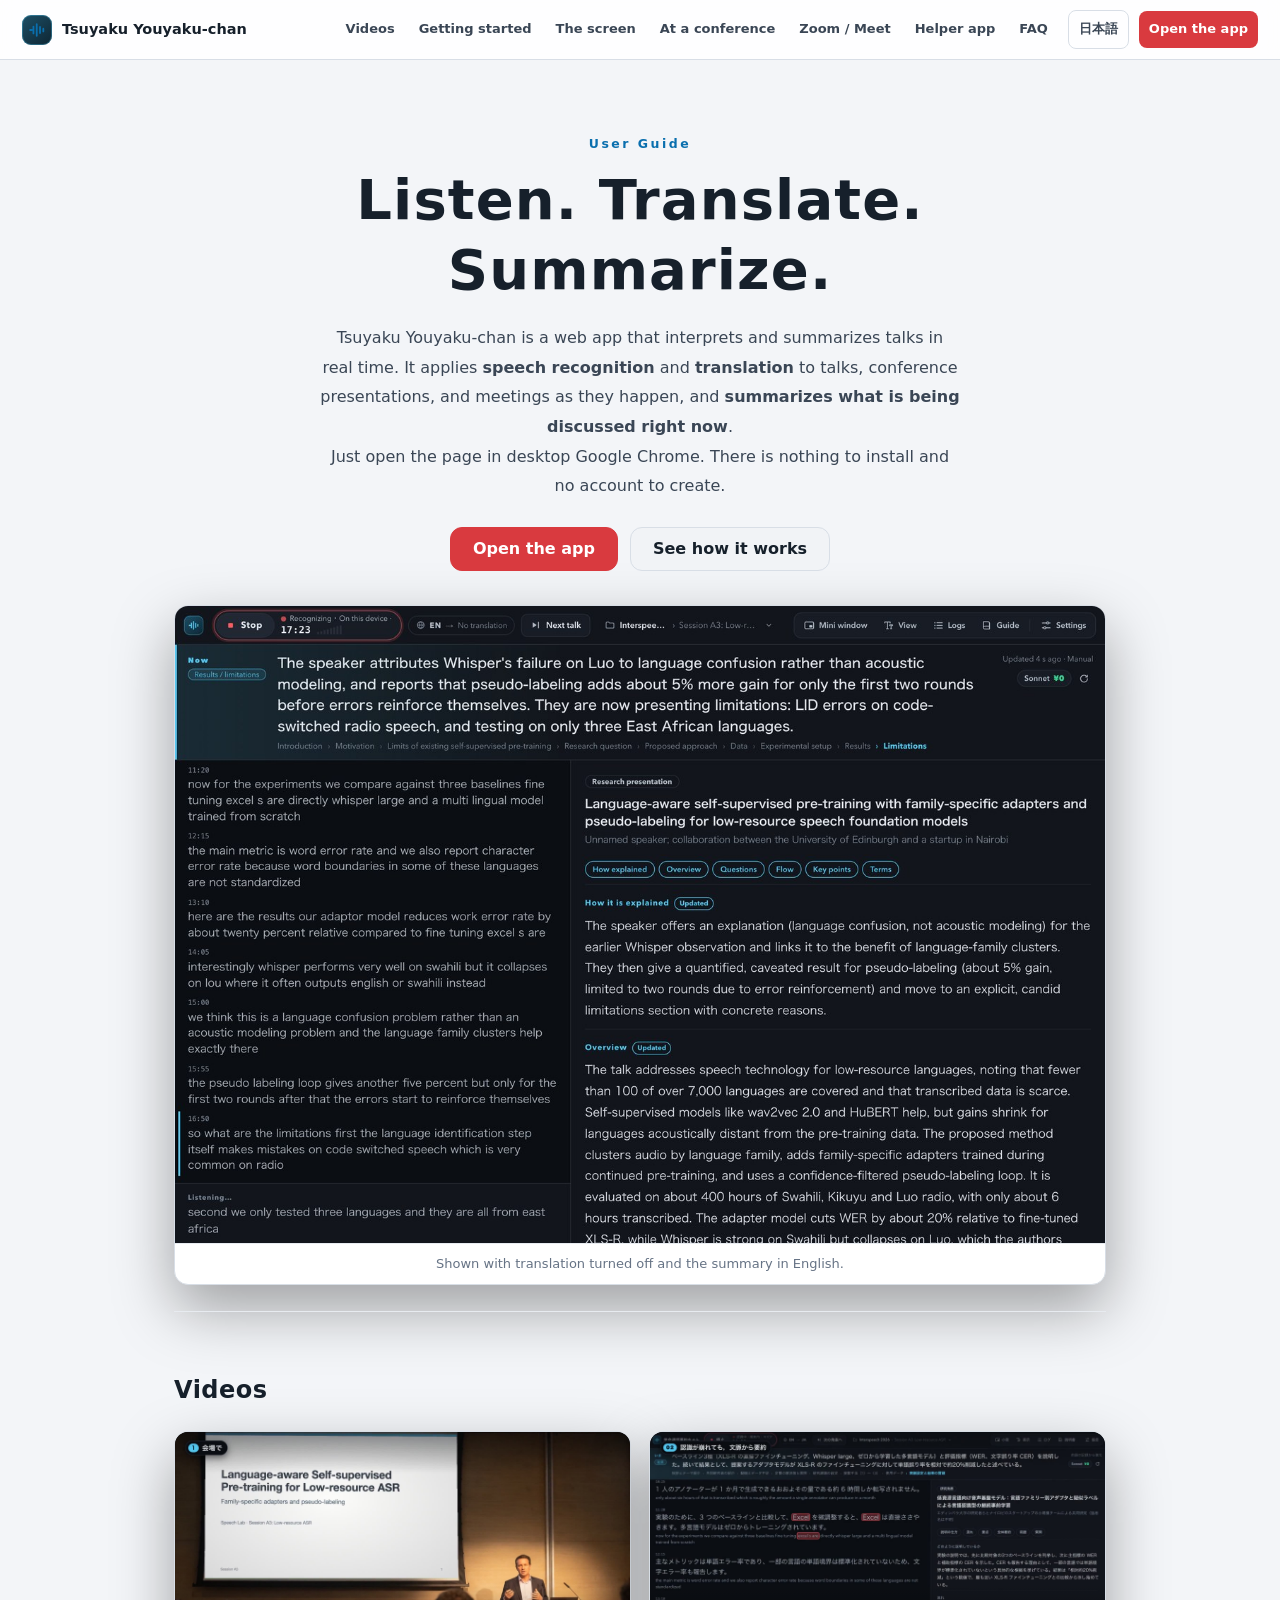
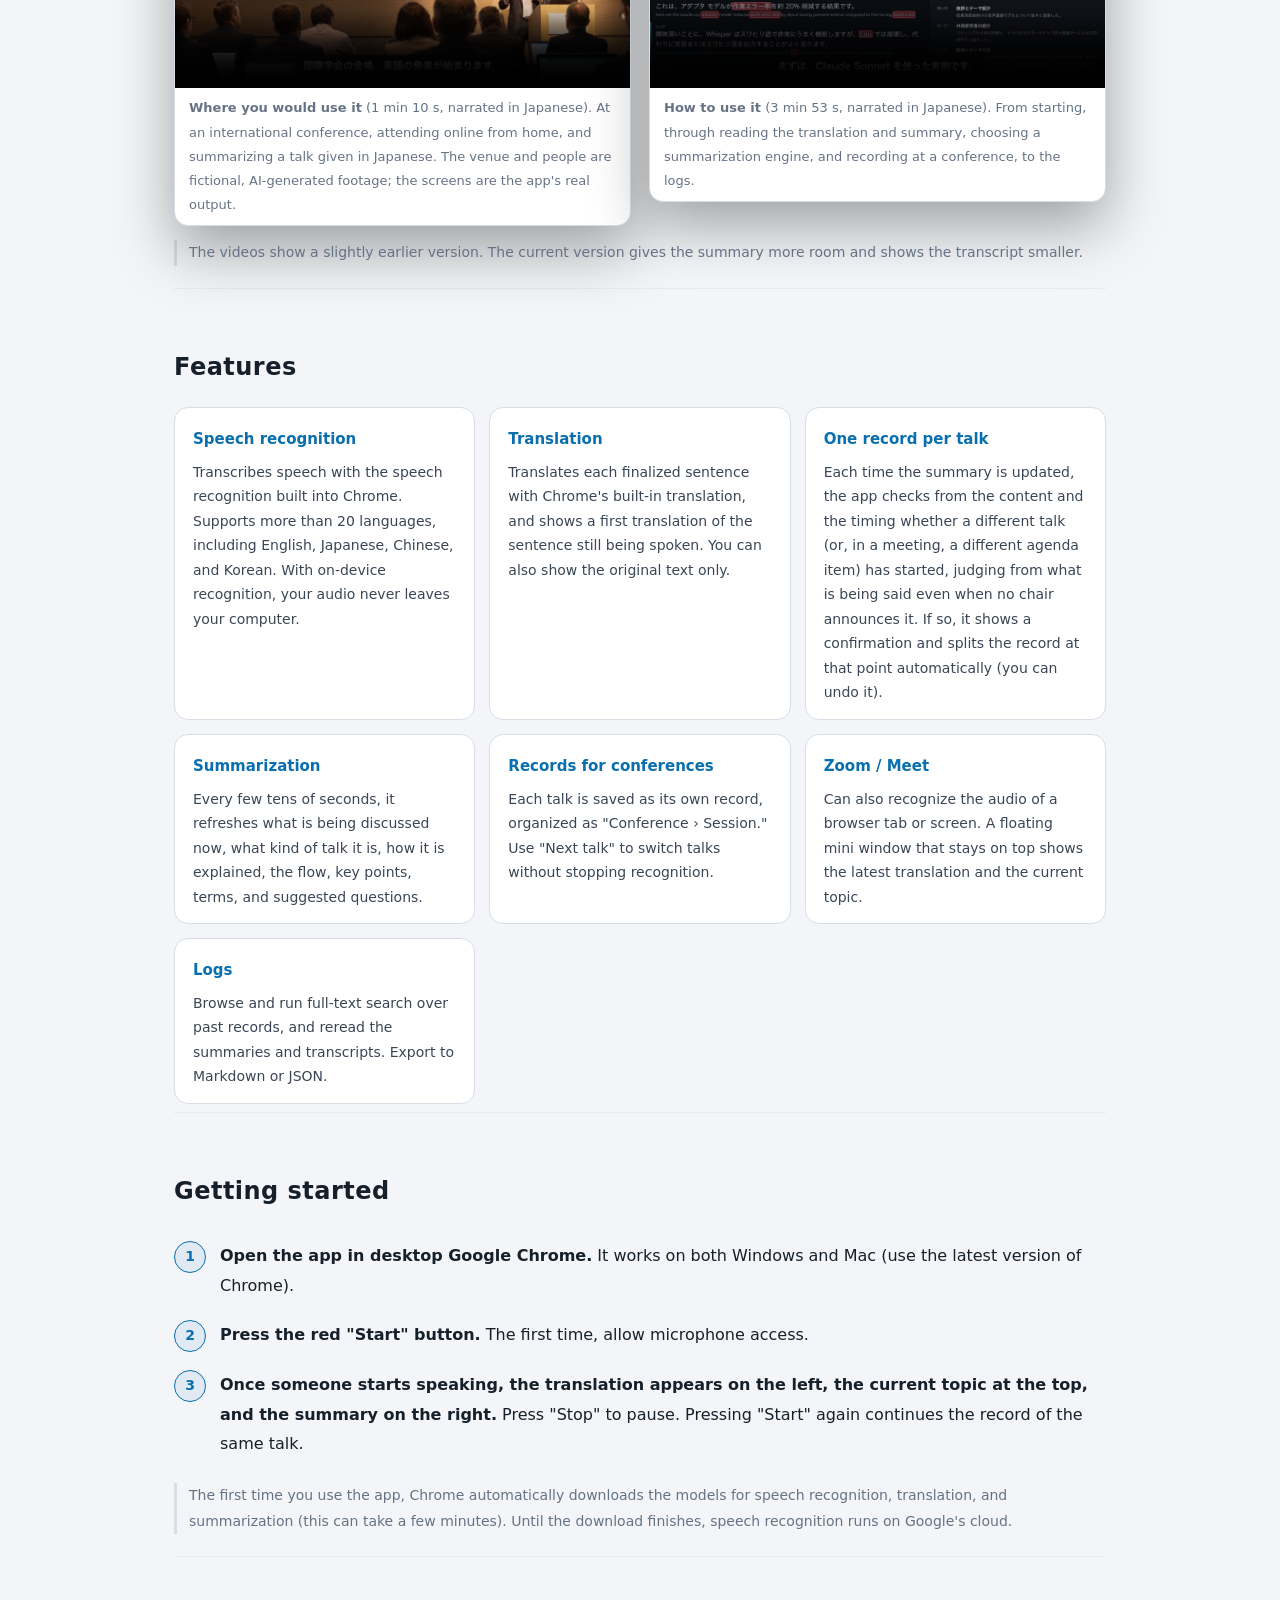
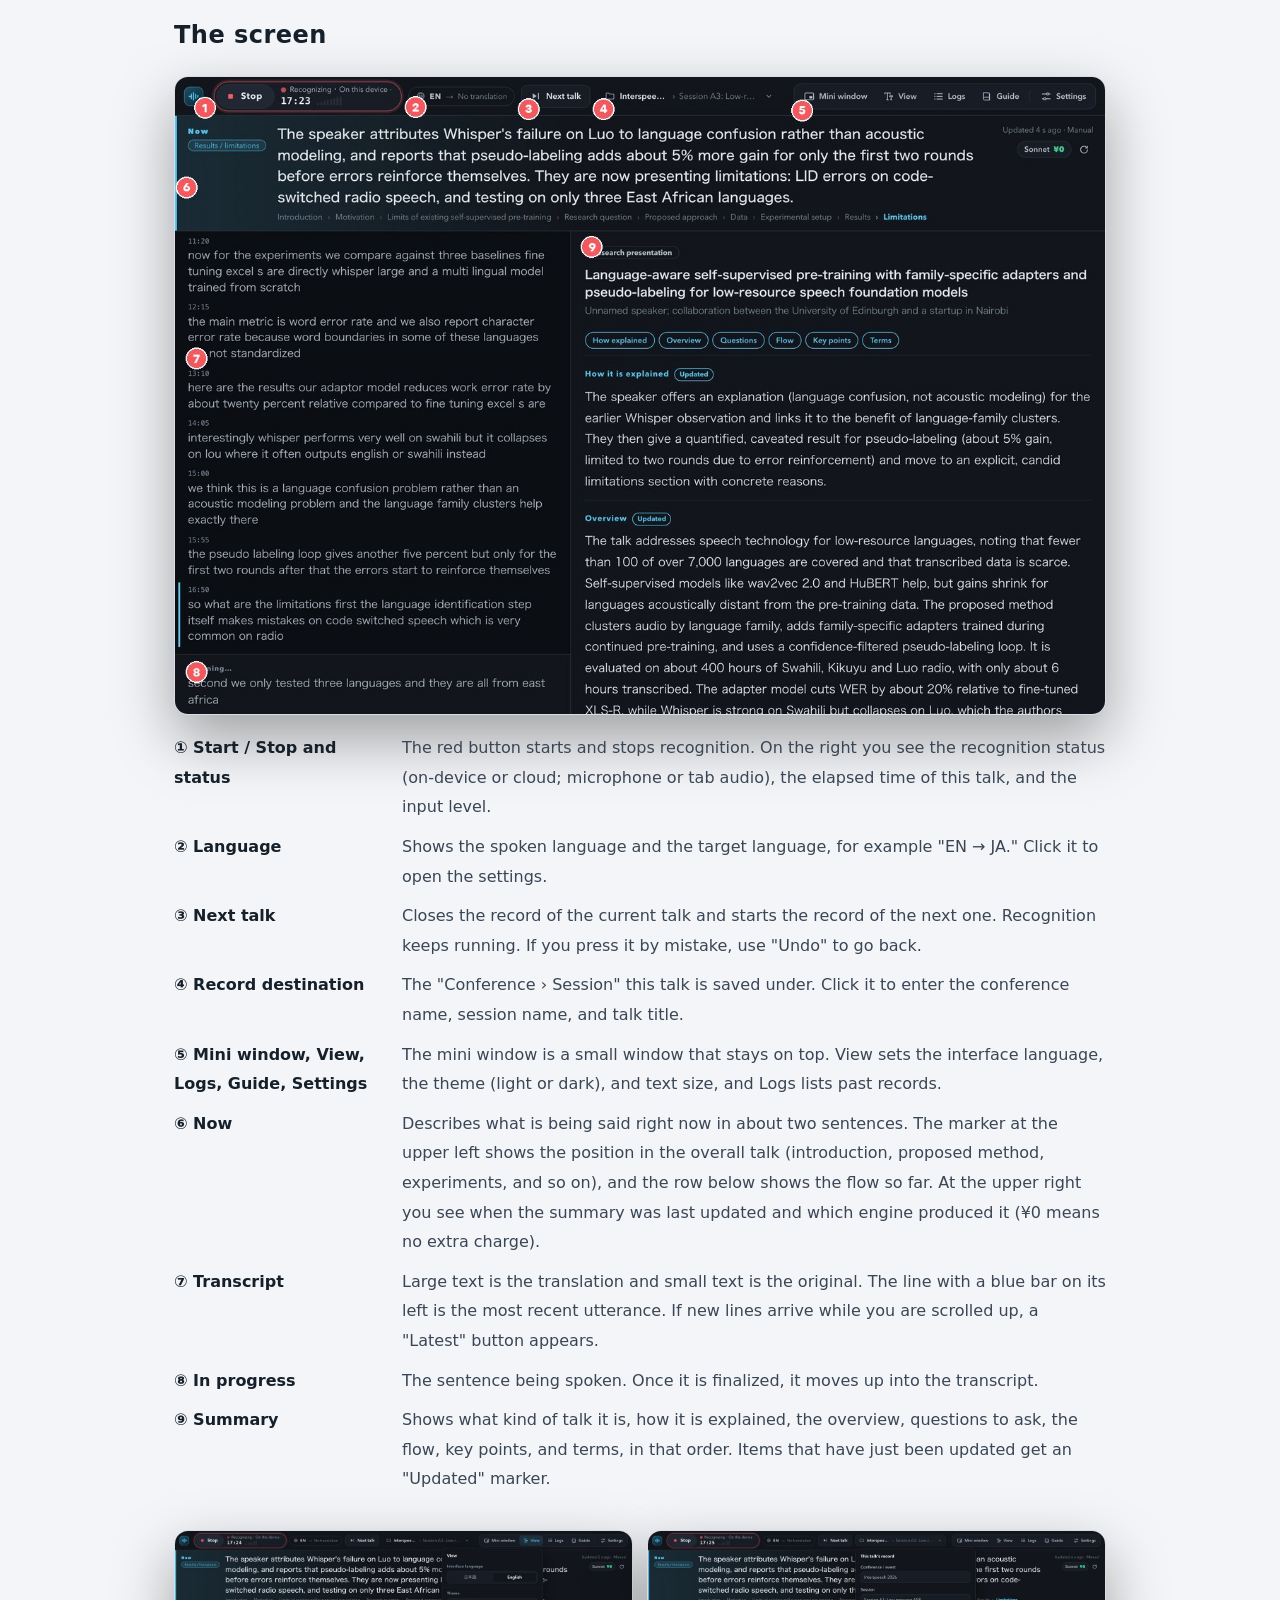
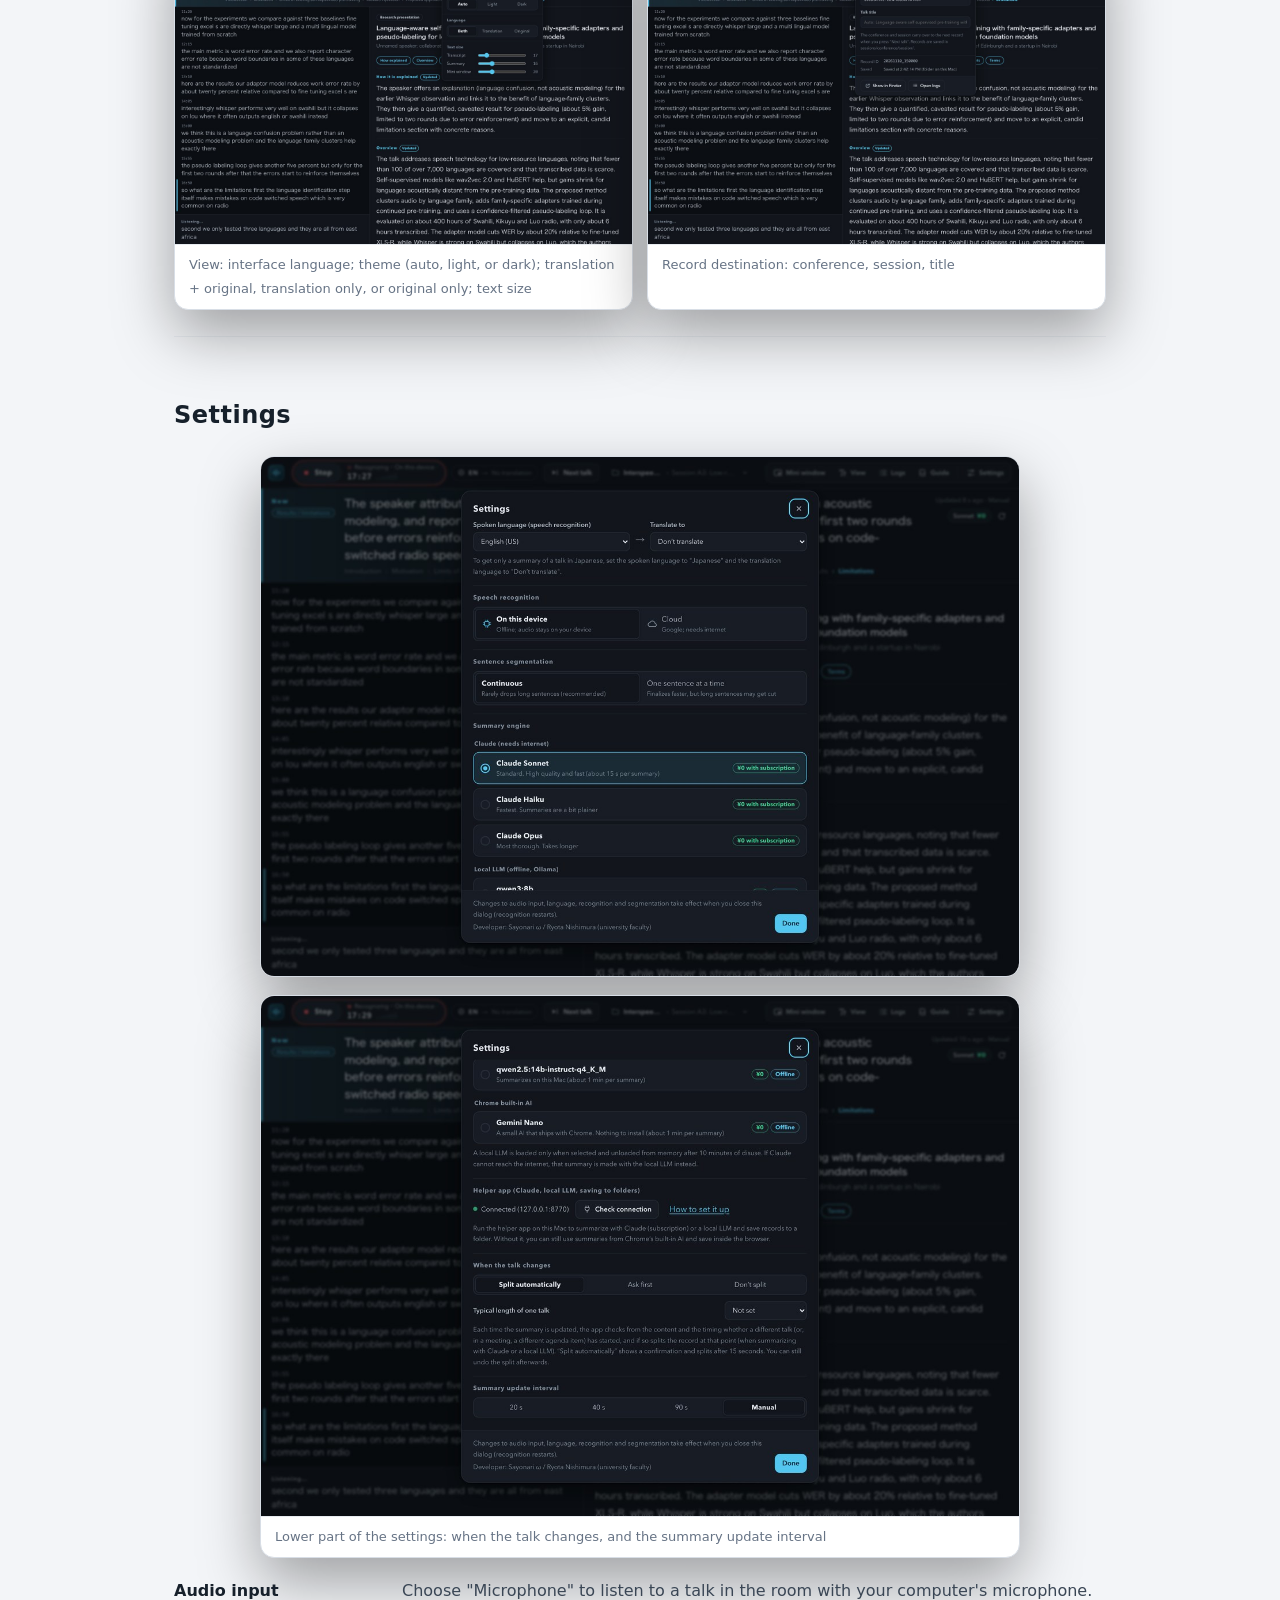
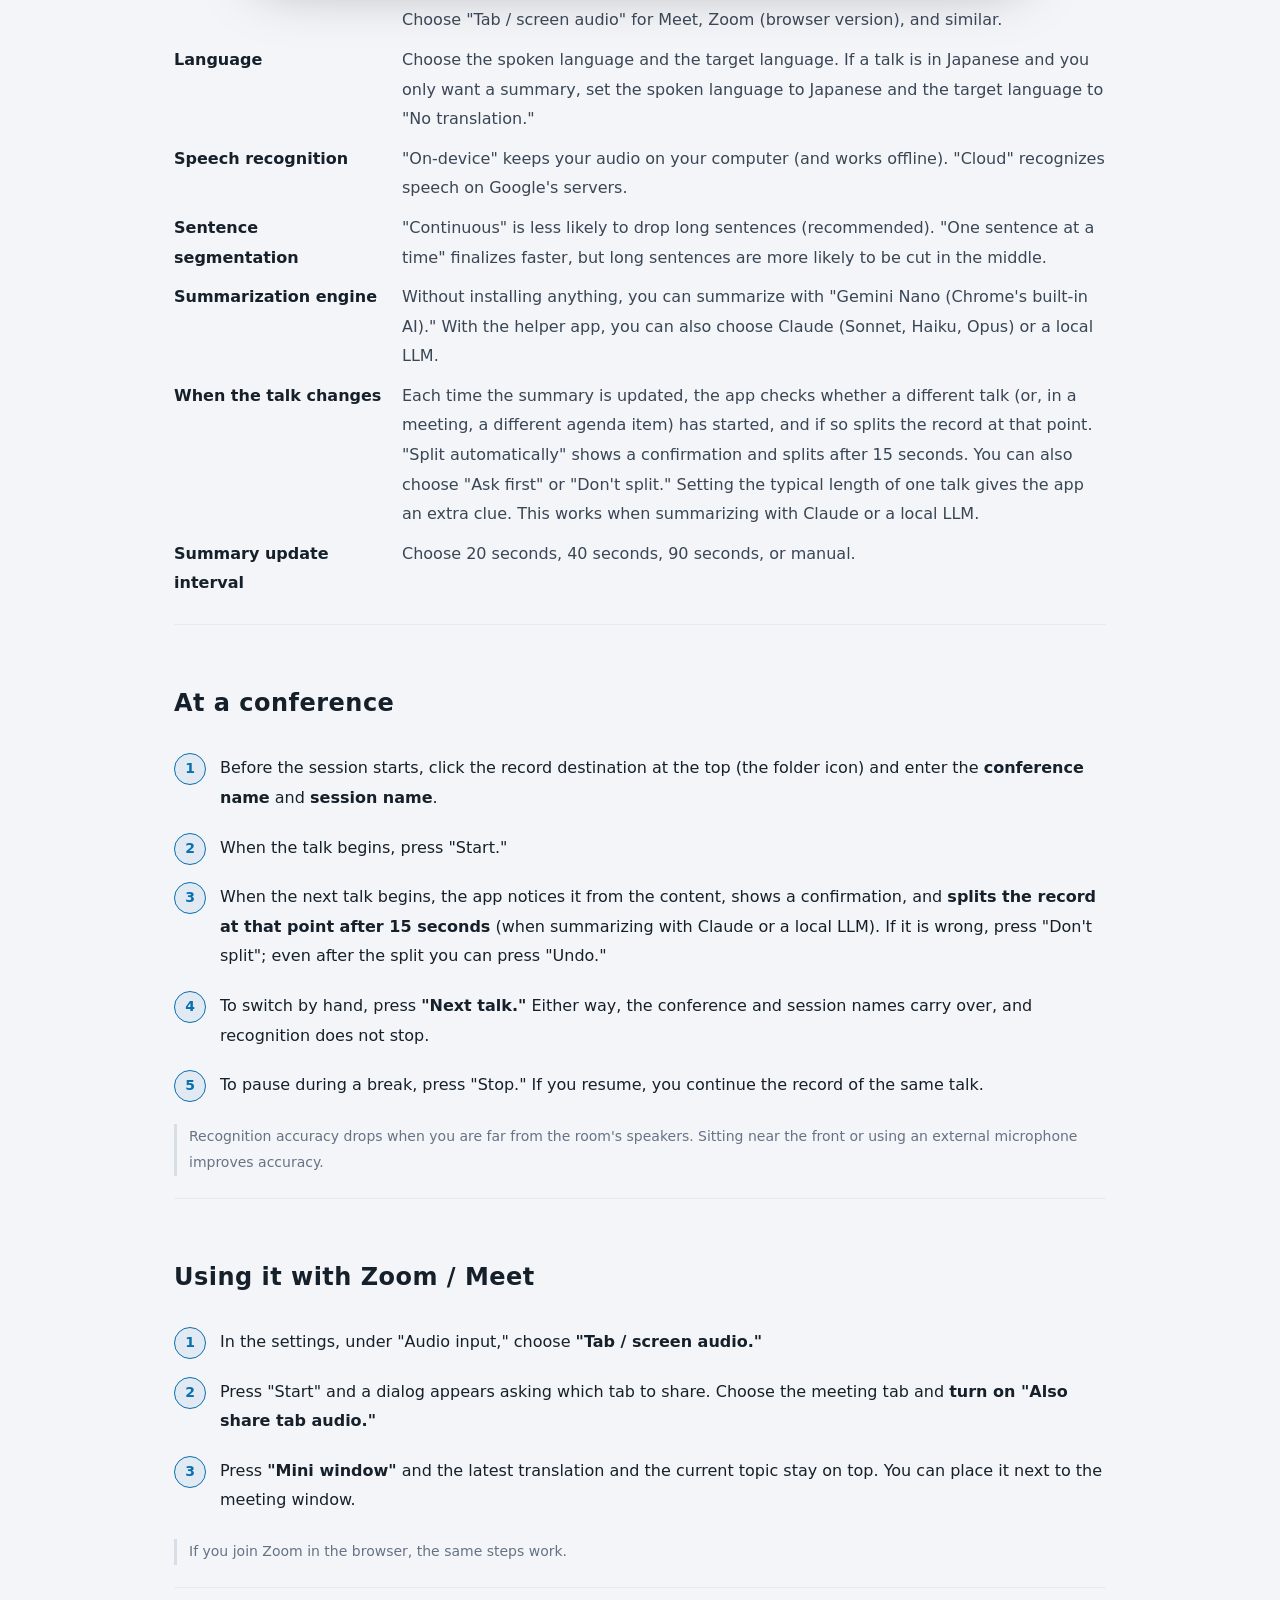
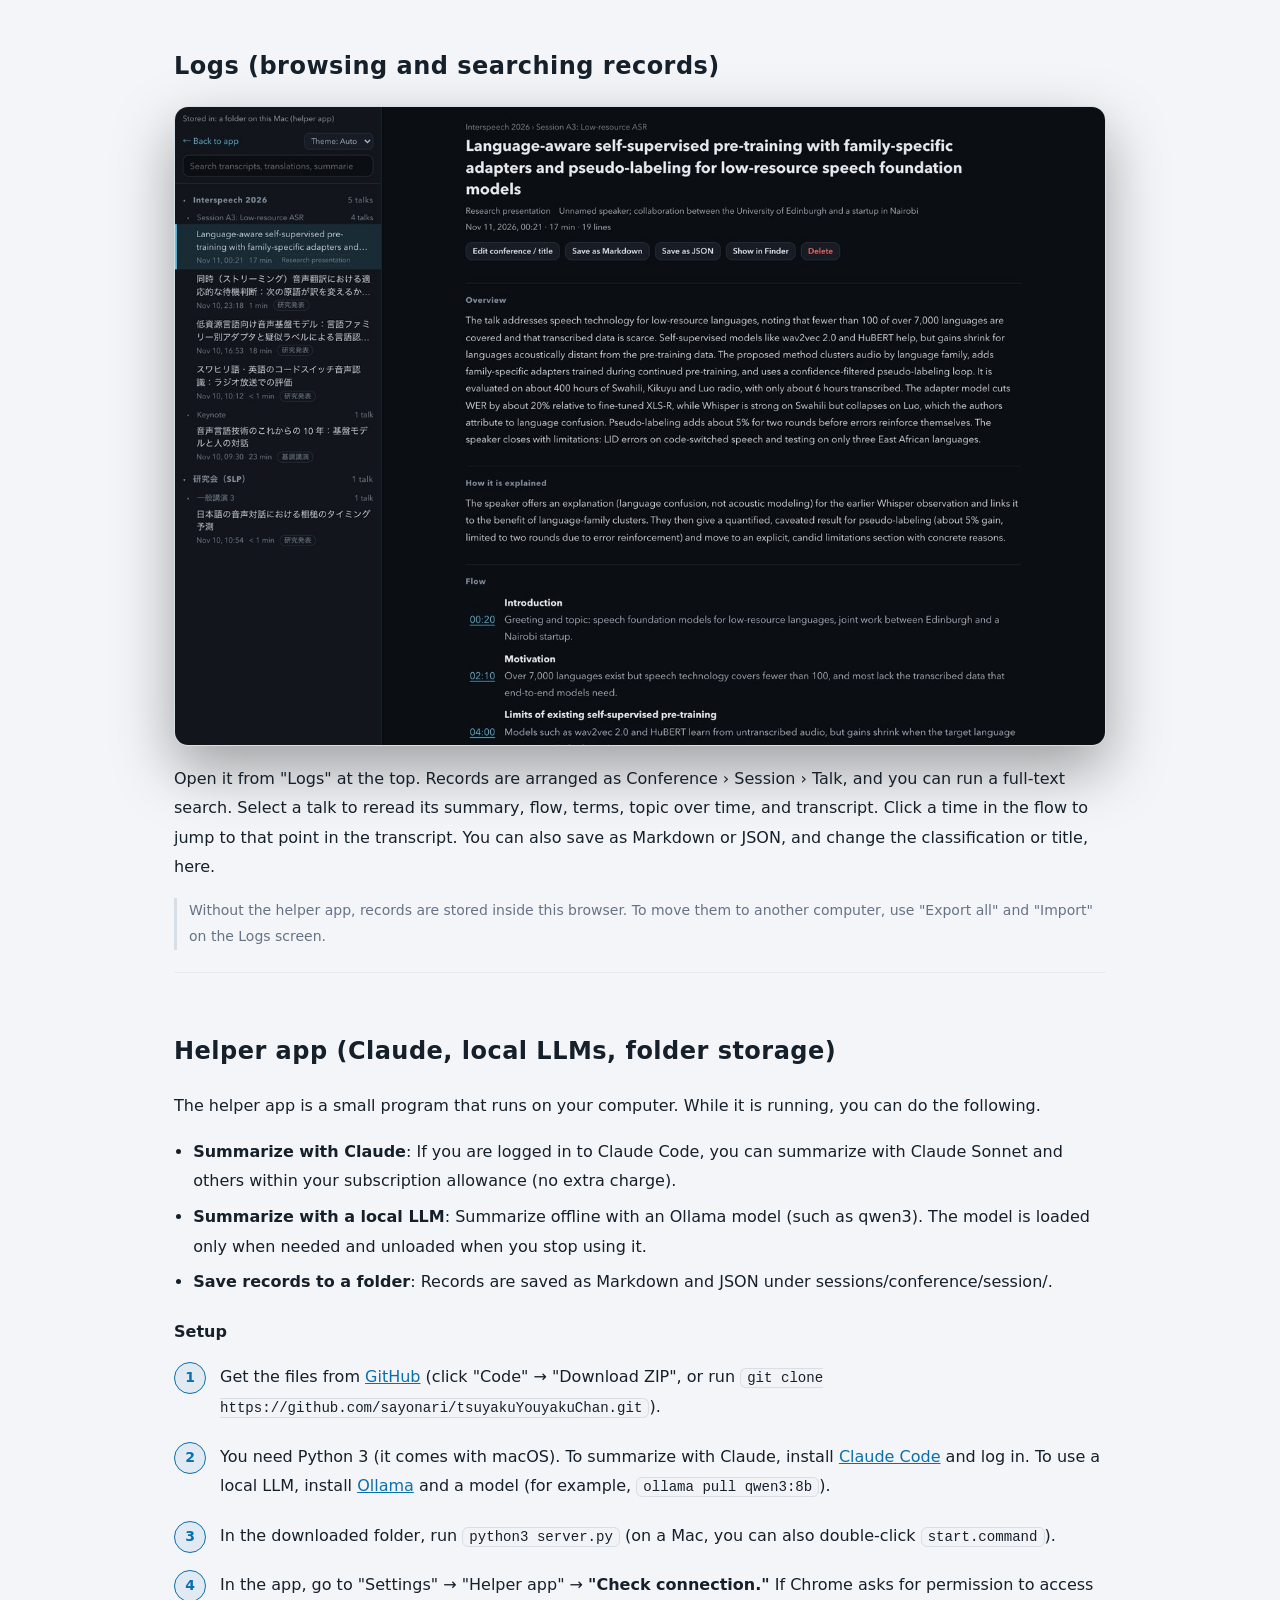
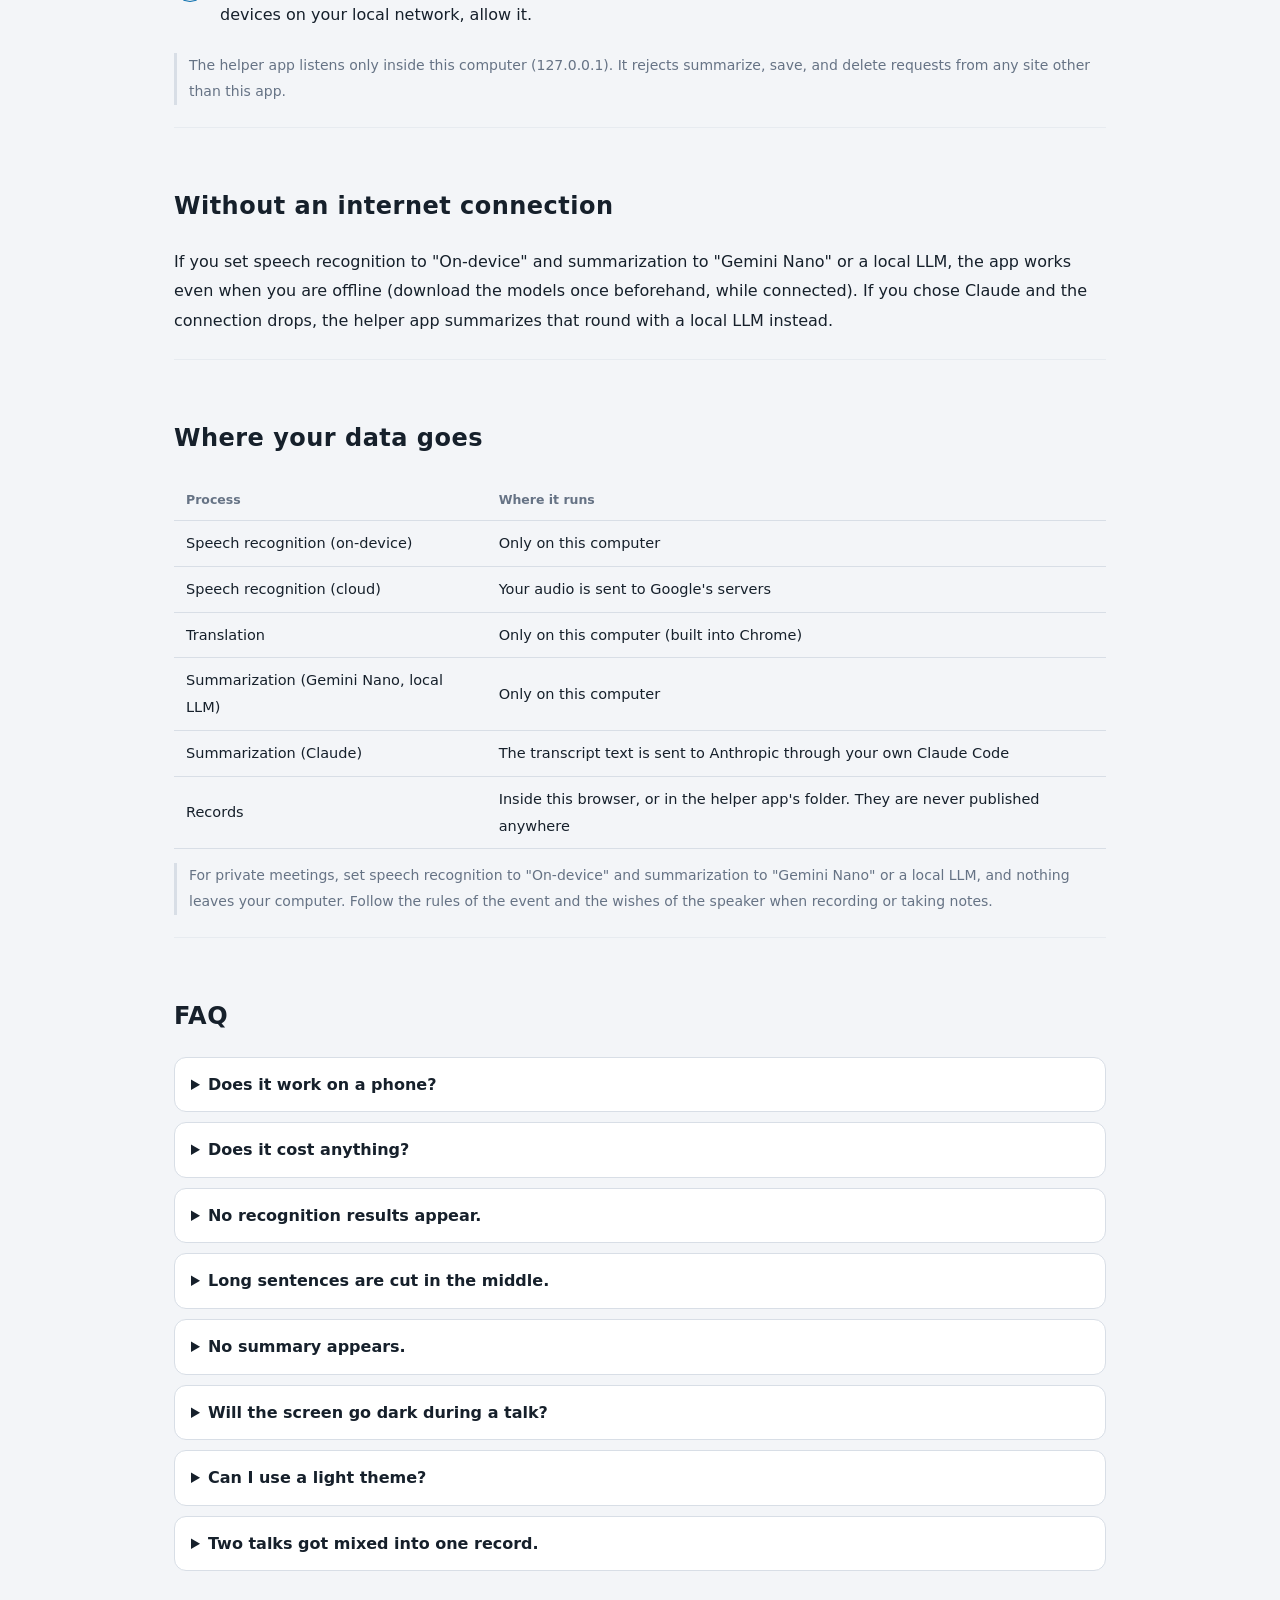
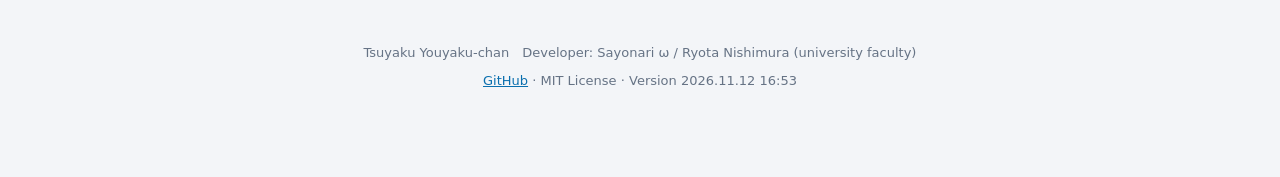
<file: guide-en.html>
<!doctype html>
<html lang="en">
<head>
<meta charset="utf-8">
<meta name="viewport" content="width=device-width,initial-scale=1">
<meta name="color-scheme" content="light dark">
<title>User Guide - Tsuyaku Youyaku-chan</title>
<meta name="description" content="How to use Tsuyaku Youyaku-chan: a free web app that transcribes, translates, and summarizes talks and conference presentations in real time">
<link rel="icon" href="data:image/svg+xml,%3Csvg xmlns='http://www.w3.org/2000/svg' viewBox='0 0 32 32'%3E%3Crect width='32' height='32' rx='8' fill='%23131a22'/%3E%3Cpath d='M7 16h2M11 11v10M15 8v16M19 12v8M23 14v4' stroke='%2353c7f0' stroke-width='2.4' stroke-linecap='round'/%3E%3C/svg%3E">
<script src="assets/theme.js"></script>
<link rel="stylesheet" href="assets/guide.css">
</head>
<body>
<header class="top">
  <a class="brand" href="index.html"><span class="mark"><svg viewBox="0 0 32 32"><path d="M6 16h2.4M10.8 11v10M15.6 7.5v17M20.4 11.5v9M25.2 14v4" fill="none" stroke="currentColor" stroke-width="2.6" stroke-linecap="round"/></svg></span>Tsuyaku Youyaku-chan</a>
  <nav>
    <a href="#movies">Videos</a><a href="#start">Getting started</a><a href="#screen">The screen</a><a href="#conf">At a conference</a><a href="#online">Zoom / Meet</a><a href="#helper">Helper app</a><a href="#faq">FAQ</a><a class="lang" href="guide.html" hreflang="ja" lang="ja">日本語</a>
    <a class="open" href="index.html">Open the app</a>
  </nav>
</header>

<main>
<section class="hero">
  <p class="kicker">User Guide</p>
  <h1>Listen. Translate.<br>Summarize.</h1>
  <p class="lead">Tsuyaku Youyaku-chan is a web app that interprets and summarizes talks in real time. It applies <b>speech recognition</b> and <b>translation</b> to talks, conference presentations, and meetings as they happen, and <b>summarizes what is being discussed right now</b>.<br>Just open the page in desktop Google Chrome. There is nothing to install and no account to create.</p>
  <div class="cta"><a class="btn primary" href="index.html">Open the app</a><a class="btn" href="#start">See how it works</a></div>
  <figure class="shot"><img src="assets/img/en/main.jpg" alt="The app: what is being said now at the top, the transcript on the left, the summary on the right" loading="lazy"><figcaption>Shown with translation turned off and the summary in English.</figcaption></figure>
</section>

<section id="movies">
  <h2>Videos</h2>
  <div class="movies">
    <figure class="shot"><video controls preload="none" playsinline poster="assets/video/concept.jpg" src="assets/video/concept.mp4"></video><figcaption><b>Where you would use it</b> (1 min 10 s, narrated in Japanese). At an international conference, attending online from home, and summarizing a talk given in Japanese. The venue and people are fictional, AI-generated footage; the screens are the app's real output.</figcaption></figure>
    <figure class="shot"><video controls preload="none" playsinline poster="assets/video/guide.jpg" src="assets/video/guide.mp4"></video><figcaption><b>How to use it</b> (3 min 53 s, narrated in Japanese). From starting, through reading the translation and summary, choosing a summarization engine, and recording at a conference, to the logs.</figcaption></figure>
  </div>
  <p class="note">The videos show a slightly earlier version. The current version gives the summary more room and shows the transcript smaller.</p>
</section>

<section id="features">
  <h2>Features</h2>
  <div class="grid3">
    <div class="feat"><h3>Speech recognition</h3><p>Transcribes speech with the speech recognition built into Chrome. Supports more than 20 languages, including English, Japanese, Chinese, and Korean. With on-device recognition, your audio never leaves your computer.</p></div>
    <div class="feat"><h3>Translation</h3><p>Translates each finalized sentence with Chrome's built-in translation, and shows a first translation of the sentence still being spoken. You can also show the original text only.</p></div>
    <div class="feat"><h3>One record per talk</h3><p>Each time the summary is updated, the app checks from the content and the timing whether a different talk (or, in a meeting, a different agenda item) has started, judging from what is being said even when no chair announces it. If so, it shows a confirmation and splits the record at that point automatically (you can undo it).</p></div>
    <div class="feat"><h3>Summarization</h3><p>Every few tens of seconds, it refreshes what is being discussed now, what kind of talk it is, how it is explained, the flow, key points, terms, and suggested questions.</p></div>
    <div class="feat"><h3>Records for conferences</h3><p>Each talk is saved as its own record, organized as "Conference › Session." Use "Next talk" to switch talks without stopping recognition.</p></div>
    <div class="feat"><h3>Zoom / Meet</h3><p>Can also recognize the audio of a browser tab or screen. A floating mini window that stays on top shows the latest translation and the current topic.</p></div>
    <div class="feat"><h3>Logs</h3><p>Browse and run full-text search over past records, and reread the summaries and transcripts. Export to Markdown or JSON.</p></div>
  </div>
</section>

<section id="start">
  <h2>Getting started</h2>
  <ol class="steps">
    <li><b>Open the app in desktop Google Chrome.</b> It works on both Windows and Mac (use the latest version of Chrome).</li>
    <li><b>Press the red "Start" button.</b> The first time, allow microphone access.</li>
    <li><b>Once someone starts speaking, the translation appears on the left, the current topic at the top, and the summary on the right.</b> Press "Stop" to pause. Pressing "Start" again continues the record of the same talk.</li>
  </ol>
  <p class="note">The first time you use the app, Chrome automatically downloads the models for speech recognition, translation, and summarization (this can take a few minutes). Until the download finishes, speech recognition runs on Google's cloud.</p>
</section>

<section id="screen">
  <h2>The screen</h2>
  <figure class="shot"><img src="assets/img/en/main-numbered.jpg" alt="The full screen (numbers 1 to 9 correspond to the descriptions below)" loading="lazy"></figure>
  <dl class="parts">
    <dt>① Start / Stop and status</dt><dd>The red button starts and stops recognition. On the right you see the recognition status (on-device or cloud; microphone or tab audio), the elapsed time of this talk, and the input level.</dd>
    <dt>② Language</dt><dd>Shows the spoken language and the target language, for example "EN → JA." Click it to open the settings.</dd>
    <dt>③ Next talk</dt><dd>Closes the record of the current talk and starts the record of the next one. Recognition keeps running. If you press it by mistake, use "Undo" to go back.</dd>
    <dt>④ Record destination</dt><dd>The "Conference › Session" this talk is saved under. Click it to enter the conference name, session name, and talk title.</dd>
    <dt>⑤ Mini window, View, Logs, Guide, Settings</dt><dd>The mini window is a small window that stays on top. View sets the interface language, the theme (light or dark), and text size, and Logs lists past records.</dd>
    <dt>⑥ Now</dt><dd>Describes what is being said right now in about two sentences. The marker at the upper left shows the position in the overall talk (introduction, proposed method, experiments, and so on), and the row below shows the flow so far. At the upper right you see when the summary was last updated and which engine produced it (¥0 means no extra charge).</dd>
    <dt>⑦ Transcript</dt><dd>Large text is the translation and small text is the original. The line with a blue bar on its left is the most recent utterance. If new lines arrive while you are scrolled up, a "Latest" button appears.</dd>
    <dt>⑧ In progress</dt><dd>The sentence being spoken. Once it is finalized, it moves up into the transcript.</dd>
    <dt>⑨ Summary</dt><dd>Shows what kind of talk it is, how it is explained, the overview, questions to ask, the flow, key points, and terms, in that order. Items that have just been updated get an "Updated" marker.</dd>
  </dl>
  <div class="grid2">
    <figure class="shot"><img src="assets/img/en/view.jpg" alt="View menu" loading="lazy"><figcaption>View: interface language; theme (auto, light, or dark); translation + original, translation only, or original only; text size</figcaption></figure>
    <figure class="shot"><img src="assets/img/en/record.jpg" alt="Record destination menu" loading="lazy"><figcaption>Record destination: conference, session, title</figcaption></figure>
  </div>
</section>

<section id="settings">
  <h2>Settings</h2>
  <figure class="shot narrow"><img src="assets/img/en/settings.jpg" alt="Settings screen" loading="lazy"></figure>
  <figure class="shot narrow"><img src="assets/img/en/settings-split.jpg" alt="Settings screen: when the talk changes, summary update interval" loading="lazy"><figcaption>Lower part of the settings: when the talk changes, and the summary update interval</figcaption></figure>
  <dl class="parts">
    <dt>Audio input</dt><dd>Choose "Microphone" to listen to a talk in the room with your computer's microphone. Choose "Tab / screen audio" for Meet, Zoom (browser version), and similar.</dd>
    <dt>Language</dt><dd>Choose the spoken language and the target language. If a talk is in Japanese and you only want a summary, set the spoken language to Japanese and the target language to "No translation."</dd>
    <dt>Speech recognition</dt><dd>"On-device" keeps your audio on your computer (and works offline). "Cloud" recognizes speech on Google's servers.</dd>
    <dt>Sentence segmentation</dt><dd>"Continuous" is less likely to drop long sentences (recommended). "One sentence at a time" finalizes faster, but long sentences are more likely to be cut in the middle.</dd>
    <dt>Summarization engine</dt><dd>Without installing anything, you can summarize with "Gemini Nano (Chrome's built-in AI)." With the helper app, you can also choose Claude (Sonnet, Haiku, Opus) or a local LLM.</dd>
    <dt>When the talk changes</dt><dd>Each time the summary is updated, the app checks whether a different talk (or, in a meeting, a different agenda item) has started, and if so splits the record at that point. "Split automatically" shows a confirmation and splits after 15 seconds. You can also choose "Ask first" or "Don't split." Setting the typical length of one talk gives the app an extra clue. This works when summarizing with Claude or a local LLM.</dd>
    <dt>Summary update interval</dt><dd>Choose 20 seconds, 40 seconds, 90 seconds, or manual.</dd>
  </dl>
</section>

<section id="conf">
  <h2>At a conference</h2>
  <ol class="steps">
    <li>Before the session starts, click the record destination at the top (the folder icon) and enter the <b>conference name</b> and <b>session name</b>.</li>
    <li>When the talk begins, press "Start."</li>
    <li>When the next talk begins, the app notices it from the content, shows a confirmation, and <b>splits the record at that point after 15 seconds</b> (when summarizing with Claude or a local LLM). If it is wrong, press "Don't split"; even after the split you can press "Undo."</li>
    <li>To switch by hand, press <b>"Next talk."</b> Either way, the conference and session names carry over, and recognition does not stop.</li>
    <li>To pause during a break, press "Stop." If you resume, you continue the record of the same talk.</li>
  </ol>
  <p class="note">Recognition accuracy drops when you are far from the room's speakers. Sitting near the front or using an external microphone improves accuracy.</p>
</section>

<section id="online">
  <h2>Using it with Zoom / Meet</h2>
  <ol class="steps">
    <li>In the settings, under "Audio input," choose <b>"Tab / screen audio."</b></li>
    <li>Press "Start" and a dialog appears asking which tab to share. Choose the meeting tab and <b>turn on "Also share tab audio."</b></li>
    <li>Press <b>"Mini window"</b> and the latest translation and the current topic stay on top. You can place it next to the meeting window.</li>
  </ol>
  <p class="note">If you join Zoom in the browser, the same steps work.</p>
</section>

<section id="logs">
  <h2>Logs (browsing and searching records)</h2>
  <figure class="shot"><img src="assets/img/en/logs.jpg" alt="Logs screen" loading="lazy"></figure>
  <p>Open it from "Logs" at the top. Records are arranged as Conference › Session › Talk, and you can run a full-text search. Select a talk to reread its summary, flow, terms, topic over time, and transcript. Click a time in the flow to jump to that point in the transcript. You can also save as Markdown or JSON, and change the classification or title, here.</p>
  <p class="note">Without the helper app, records are stored inside this browser. To move them to another computer, use "Export all" and "Import" on the Logs screen.</p>
</section>

<section id="helper">
  <h2>Helper app (Claude, local LLMs, folder storage)</h2>
  <p>The helper app is a small program that runs on your computer. While it is running, you can do the following.</p>
  <ul class="checks">
    <li><b>Summarize with Claude</b>: If you are logged in to Claude Code, you can summarize with Claude Sonnet and others within your subscription allowance (no extra charge).</li>
    <li><b>Summarize with a local LLM</b>: Summarize offline with an Ollama model (such as qwen3). The model is loaded only when needed and unloaded when you stop using it.</li>
    <li><b>Save records to a folder</b>: Records are saved as Markdown and JSON under sessions/conference/session/.</li>
  </ul>
  <h3>Setup</h3>
  <ol class="steps">
    <li>Get the files from <a href="https://github.com/sayonari/tsuyakuYouyakuChan">GitHub</a> (click "Code" → "Download ZIP", or run <code>git clone https://github.com/sayonari/tsuyakuYouyakuChan.git</code>).</li>
    <li>You need Python 3 (it comes with macOS). To summarize with Claude, install <a href="https://claude.com/claude-code">Claude Code</a> and log in. To use a local LLM, install <a href="https://ollama.com/">Ollama</a> and a model (for example, <code>ollama pull qwen3:8b</code>).</li>
    <li>In the downloaded folder, run <code>python3 server.py</code> (on a Mac, you can also double-click <code>start.command</code>).</li>
    <li>In the app, go to "Settings" → "Helper app" → <b>"Check connection."</b> If Chrome asks for permission to access devices on your local network, allow it.</li>
  </ol>
  <p class="note">The helper app listens only inside this computer (127.0.0.1). It rejects summarize, save, and delete requests from any site other than this app.</p>
</section>

<section id="offline">
  <h2>Without an internet connection</h2>
  <p>If you set speech recognition to "On-device" and summarization to "Gemini Nano" or a local LLM, the app works even when you are offline (download the models once beforehand, while connected). If you chose Claude and the connection drops, the helper app summarizes that round with a local LLM instead.</p>
</section>

<section id="privacy">
  <h2>Where your data goes</h2>
  <table class="where">
    <thead><tr><th>Process</th><th>Where it runs</th></tr></thead>
    <tbody>
      <tr><td>Speech recognition (on-device)</td><td>Only on this computer</td></tr>
      <tr><td>Speech recognition (cloud)</td><td>Your audio is sent to Google's servers</td></tr>
      <tr><td>Translation</td><td>Only on this computer (built into Chrome)</td></tr>
      <tr><td>Summarization (Gemini Nano, local LLM)</td><td>Only on this computer</td></tr>
      <tr><td>Summarization (Claude)</td><td>The transcript text is sent to Anthropic through your own Claude Code</td></tr>
      <tr><td>Records</td><td>Inside this browser, or in the helper app's folder. They are never published anywhere</td></tr>
    </tbody>
  </table>
  <p class="note">For private meetings, set speech recognition to "On-device" and summarization to "Gemini Nano" or a local LLM, and nothing leaves your computer. Follow the rules of the event and the wishes of the speaker when recording or taking notes.</p>
</section>

<section id="faq">
  <h2>FAQ</h2>
  <details><summary>Does it work on a phone?</summary><p>Not yet. It works only in desktop Google Chrome, because the mobile version of Chrome does not yet have built-in translation and built-in AI.</p></details>
  <details><summary>Does it cost anything?</summary><p>The app is free. Chrome's speech recognition, translation, and Gemini Nano are also free. Summarizing with Claude uses your Claude subscription allowance (if you run it with an API key, you are billed per use; the summarization engine in the settings then shows "pay-per-use").</p></details>
  <details><summary>No recognition results appear.</summary><p>Check that microphone access is allowed and that the input level (the bar to the right of the Start button) is moving. If on-device recognition returns nothing, switching "Speech recognition" in the settings to Cloud may fix it.</p></details>
  <details><summary>Long sentences are cut in the middle.</summary><p>Set "Sentence segmentation" in the settings to "Continuous." Short fragments are merged into the previous line and retranslated.</p></details>
  <details><summary>No summary appears.</summary><p>Check the summarization engine shown at the upper right. Claude and local LLMs require the helper app. Gemini Nano requires a one-time model download (Chrome does this automatically).</p></details>
  <details><summary>Will the screen go dark during a talk?</summary><p>While recognition is running and this page is in front, the app keeps the screen from sleeping (this ends when you stop). If another tab or app is in front, or you close the lid, your computer sleeps as usual.</p></details>
  <details><summary>Can I use a light theme?</summary><p>Choose Light under "Theme" in the View menu. "Auto" follows your OS setting.</p></details>
  <details><summary>Two talks got mixed into one record.</summary><p>"Stop → Start" continues the same talk. To start a different talk, press "Next talk." You can fix the classification and title on the Logs screen.</p></details>
</section>

<footer class="foot">
  <p>Tsuyaku Youyaku-chan　Developer: Sayonari ω / Ryota Nishimura (university faculty)</p>
  <p><a href="https://github.com/sayonari/tsuyakuYouyakuChan">GitHub</a> · MIT License · Version <span data-version></span></p>
</footer>
</main>
<script src="assets/version.js"></script>
</body>
</html>
</file>
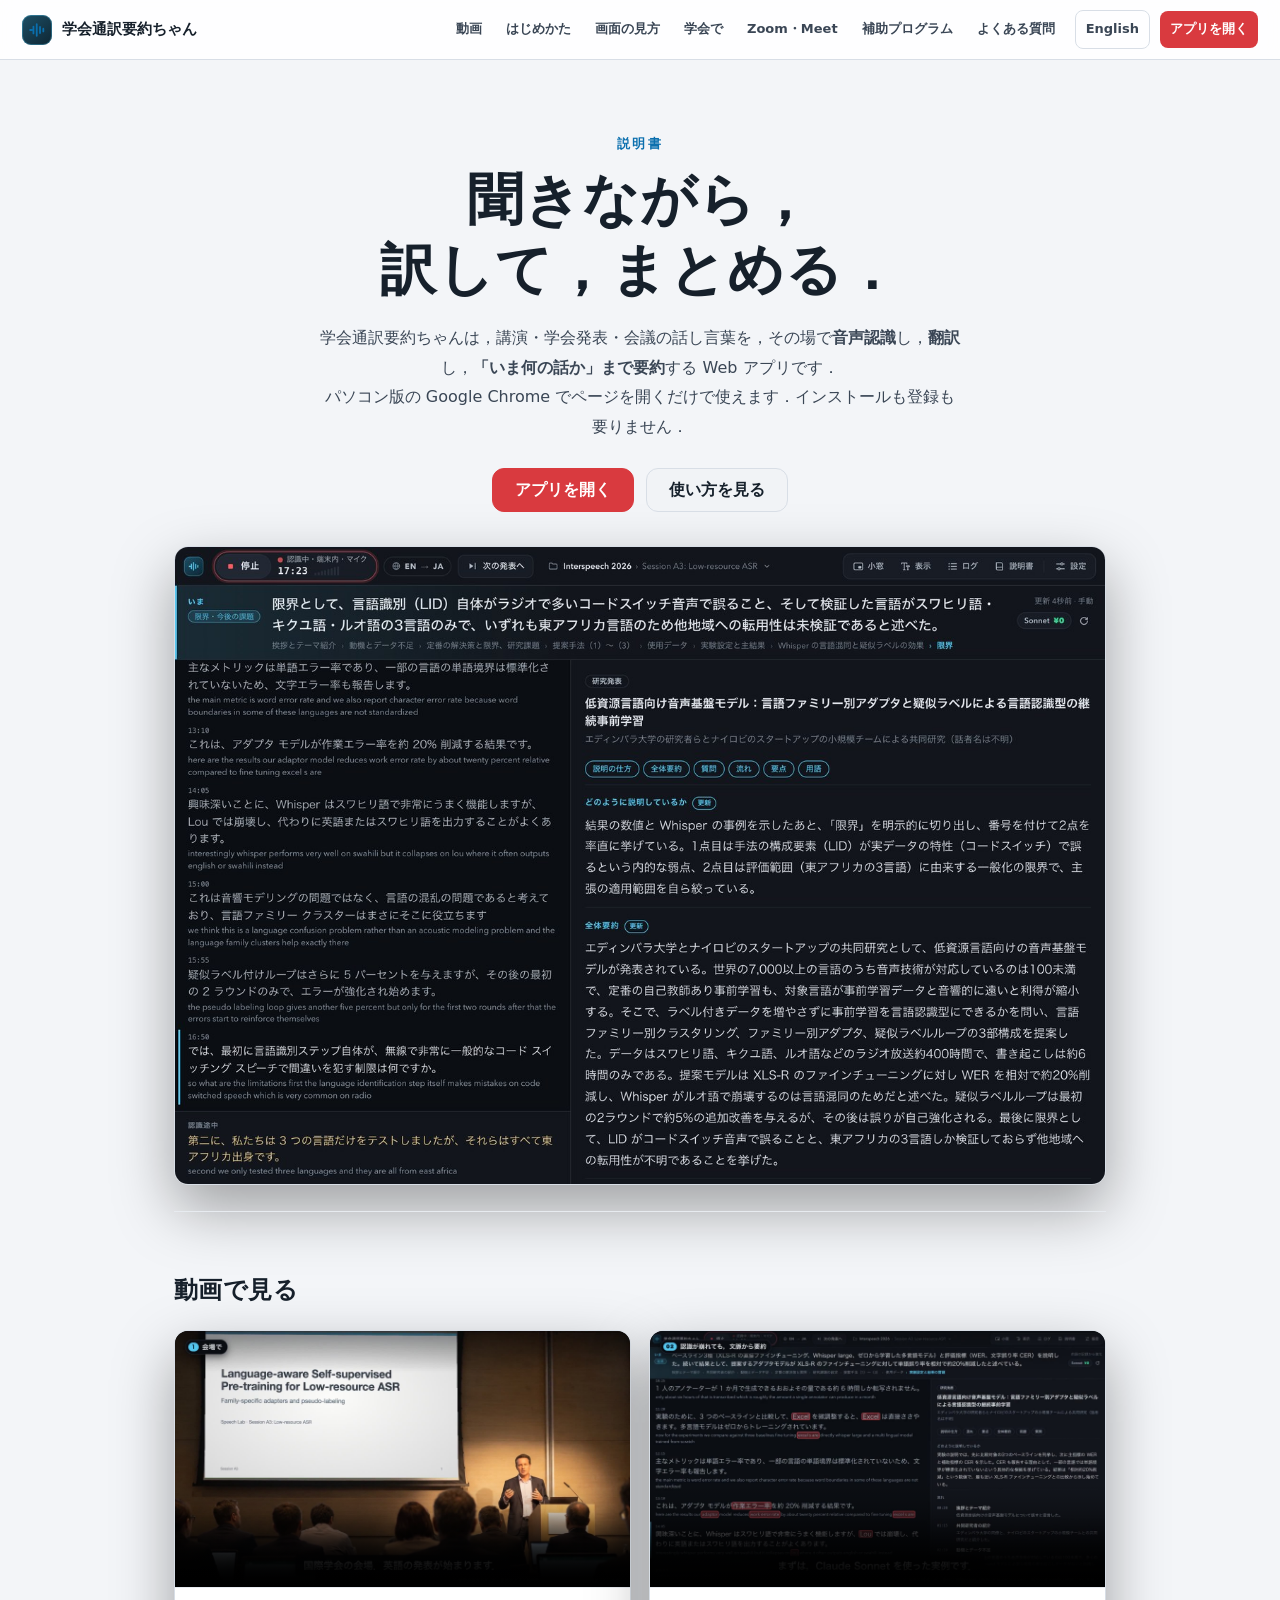
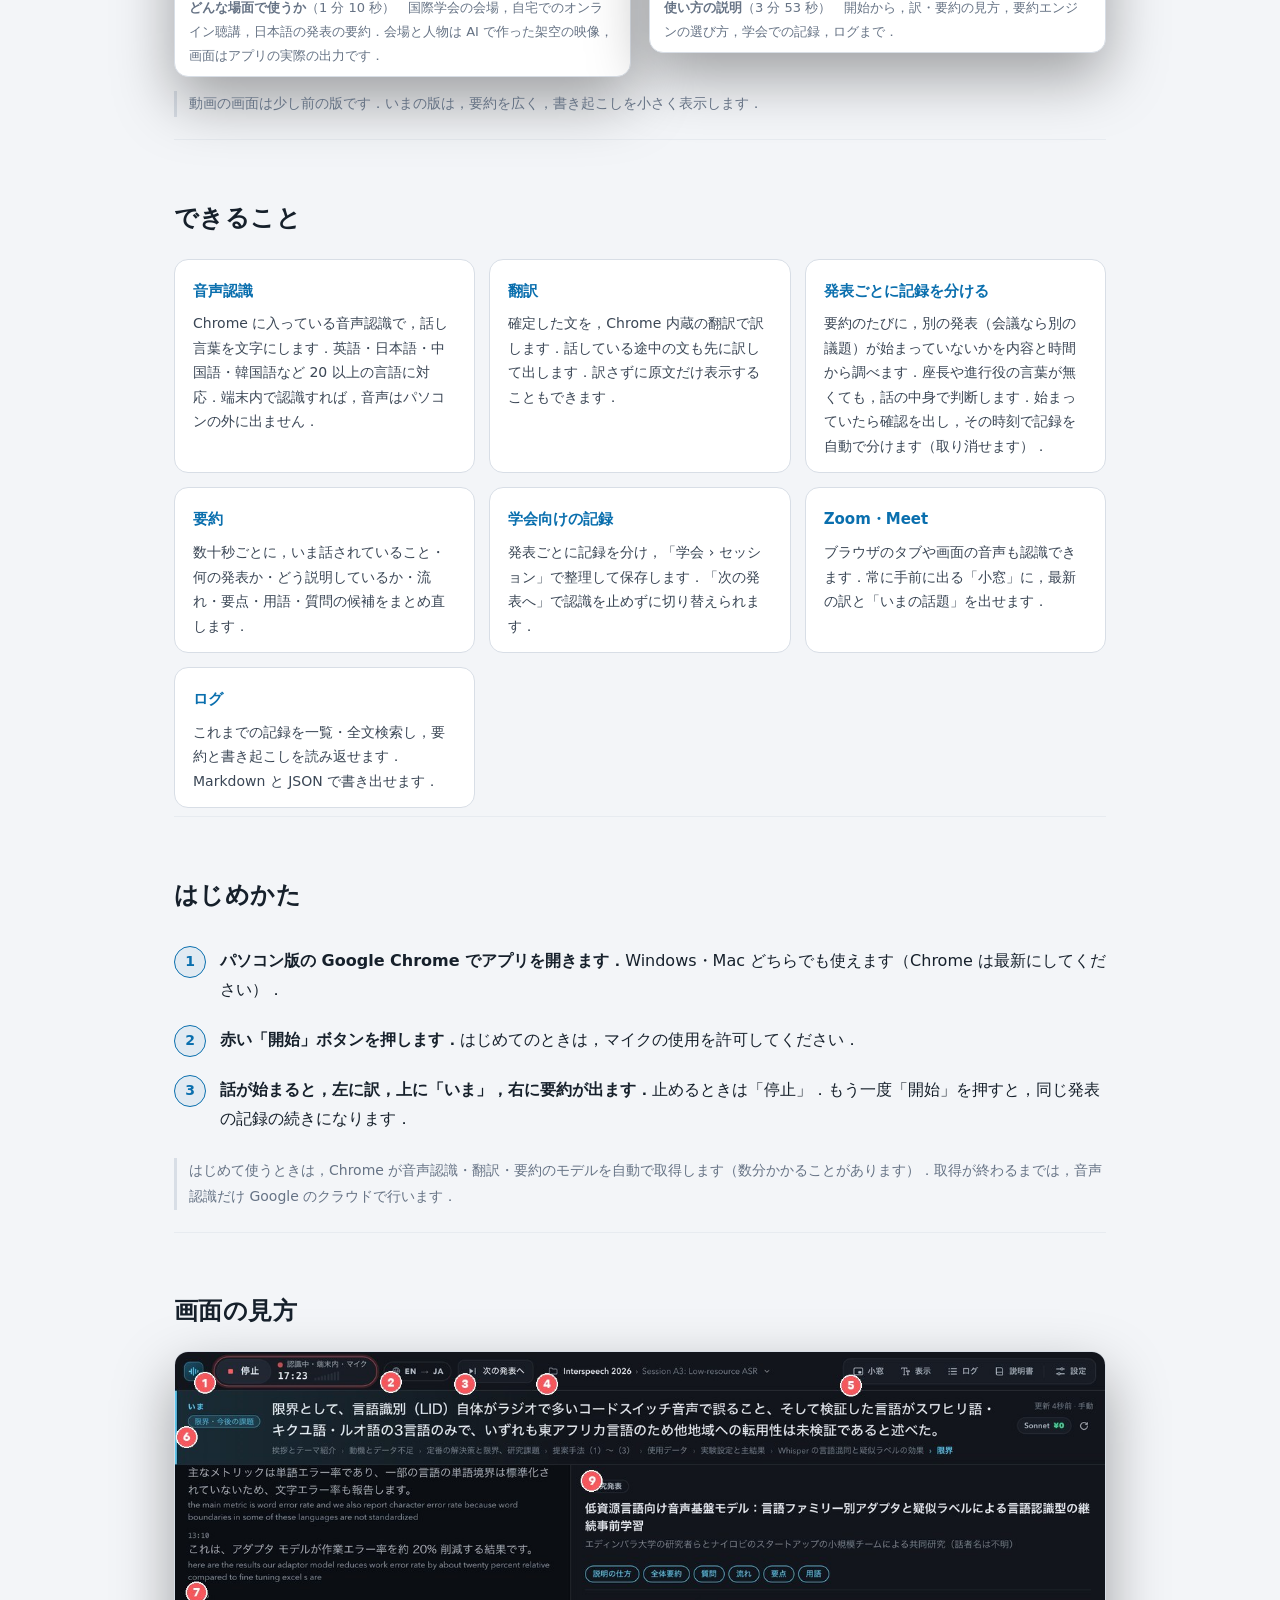
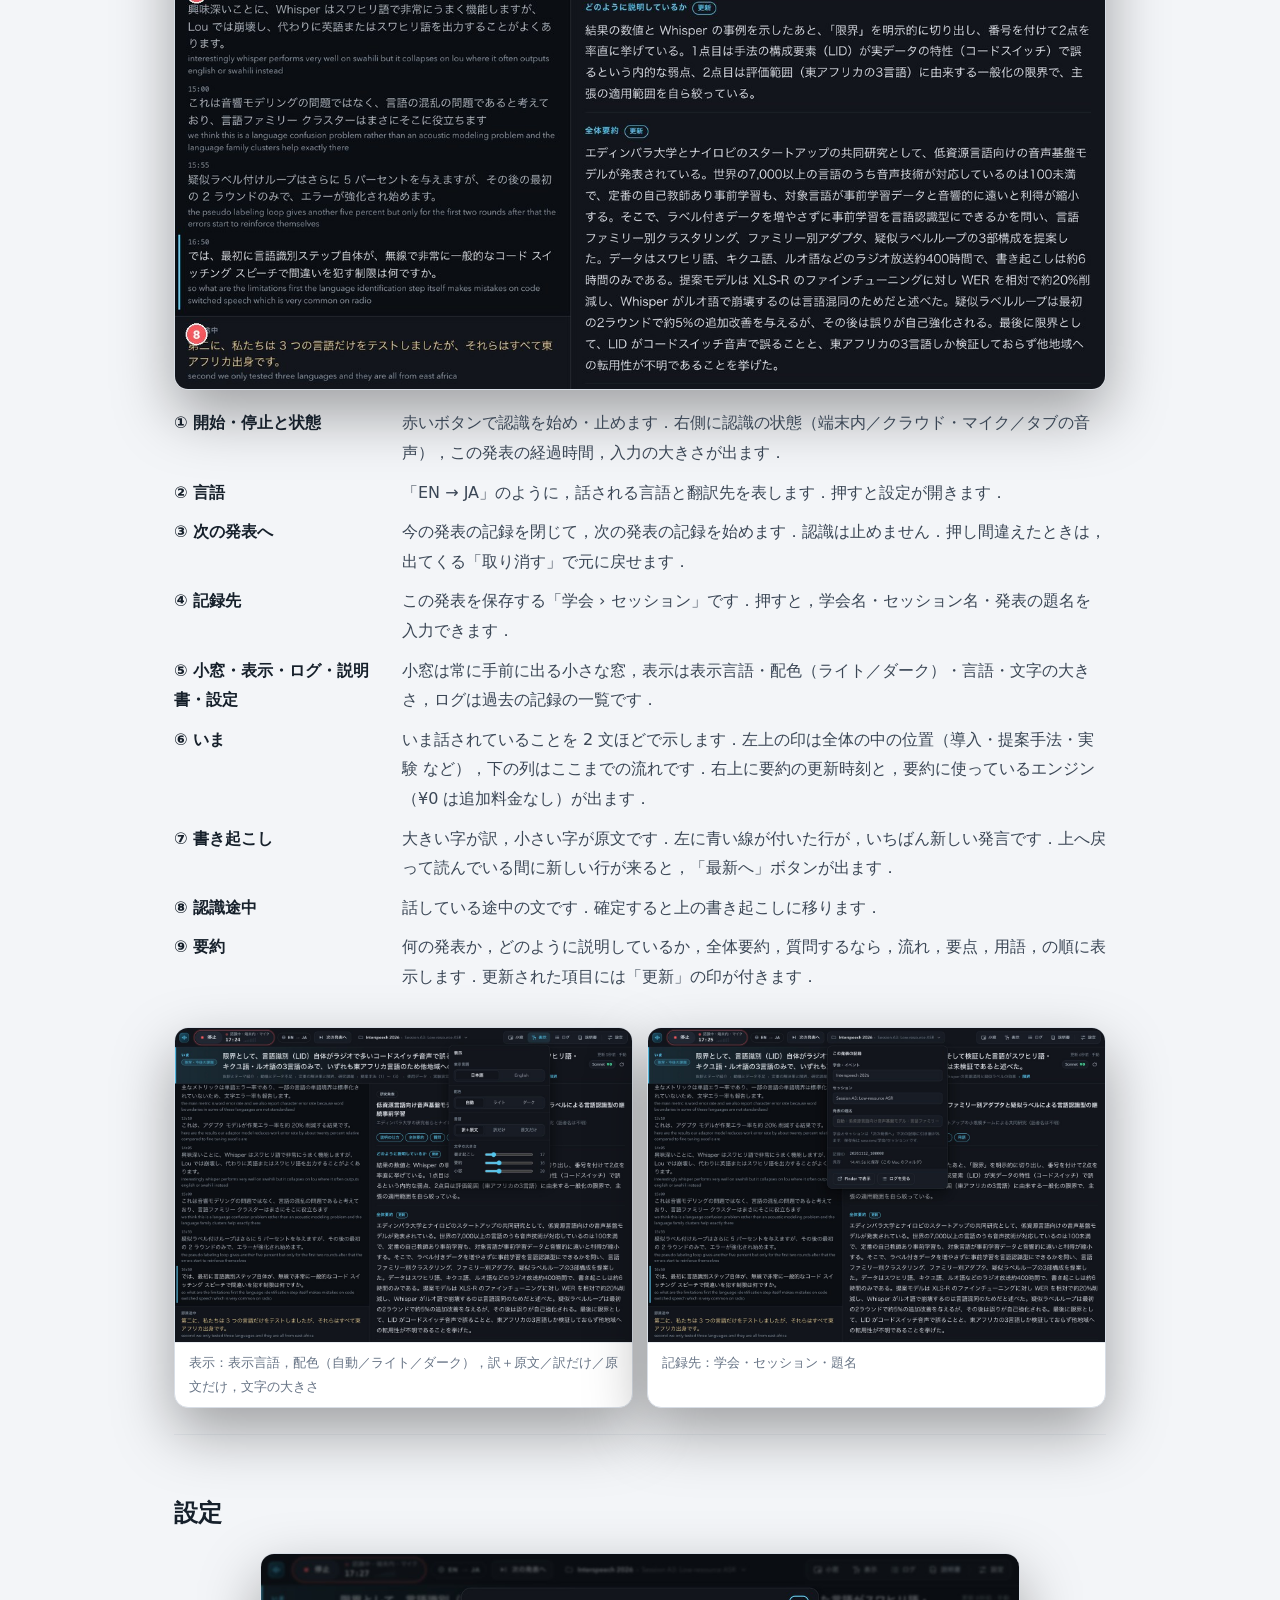
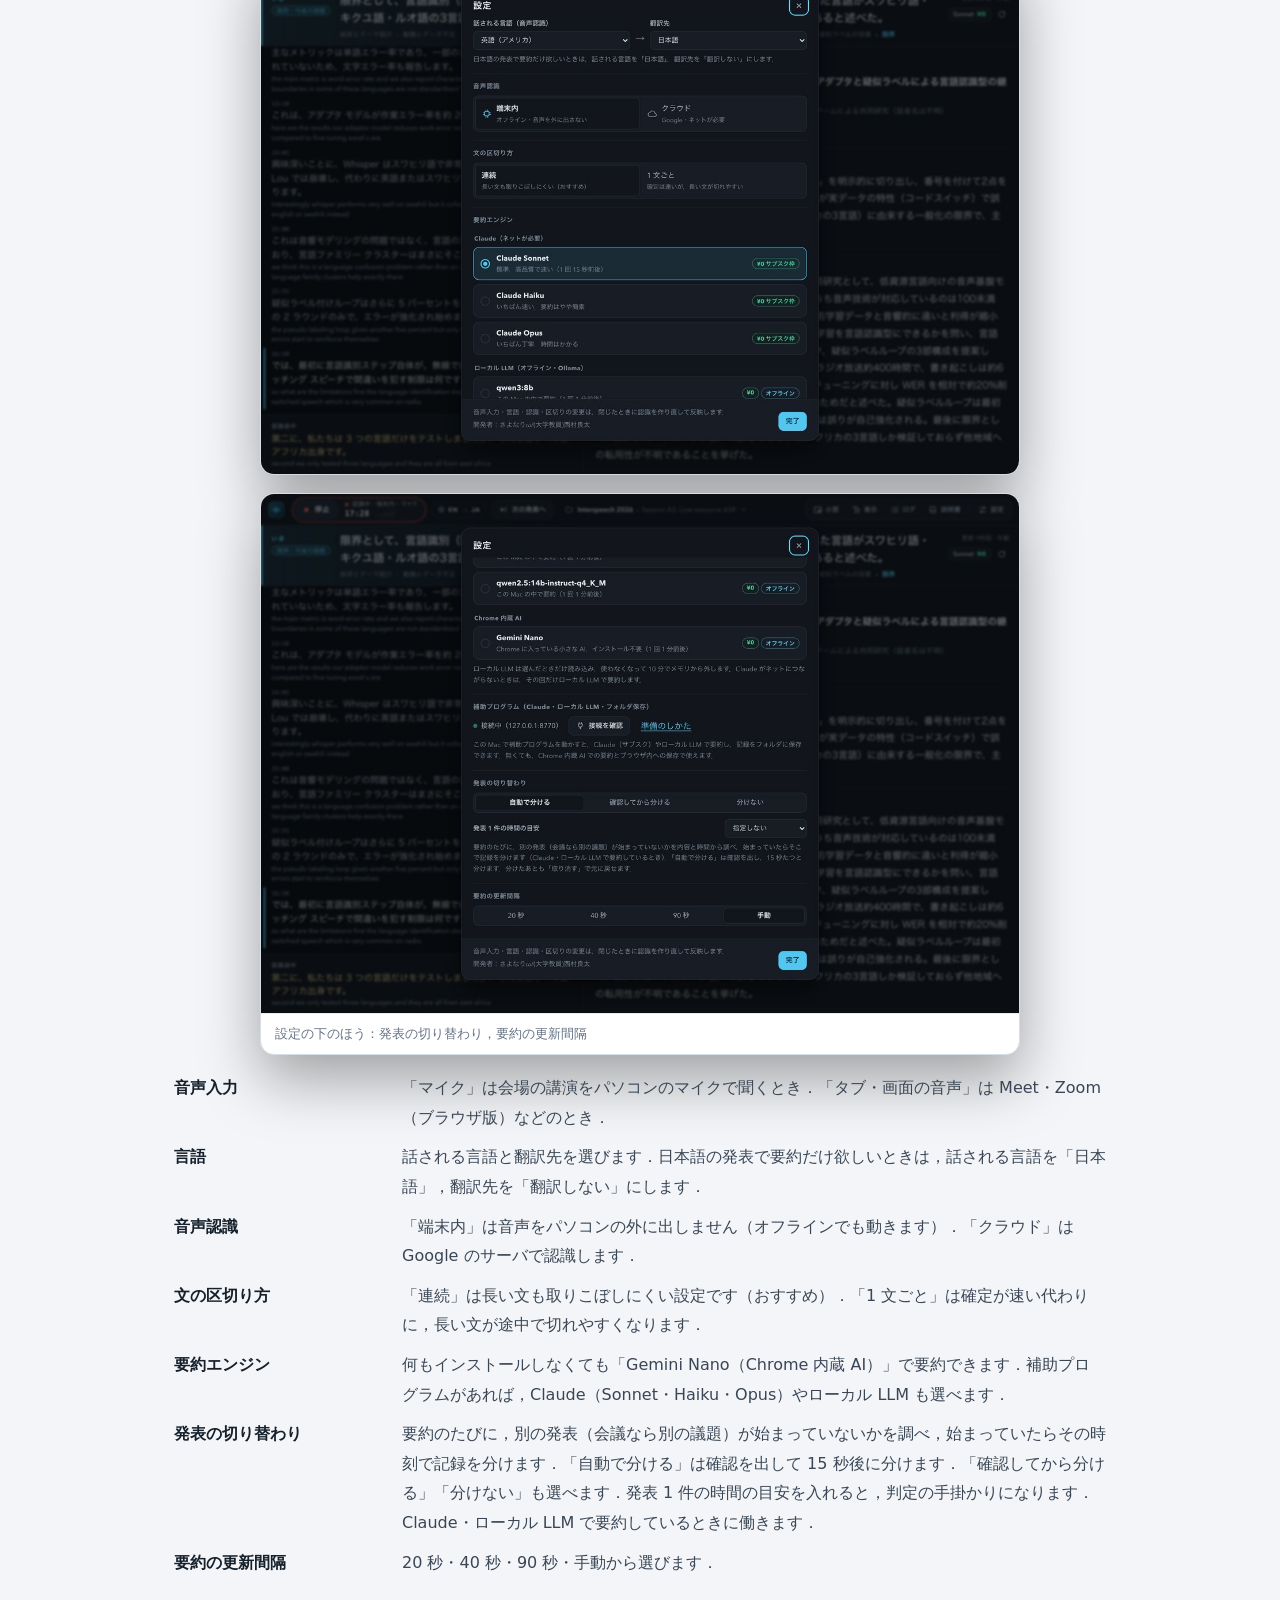
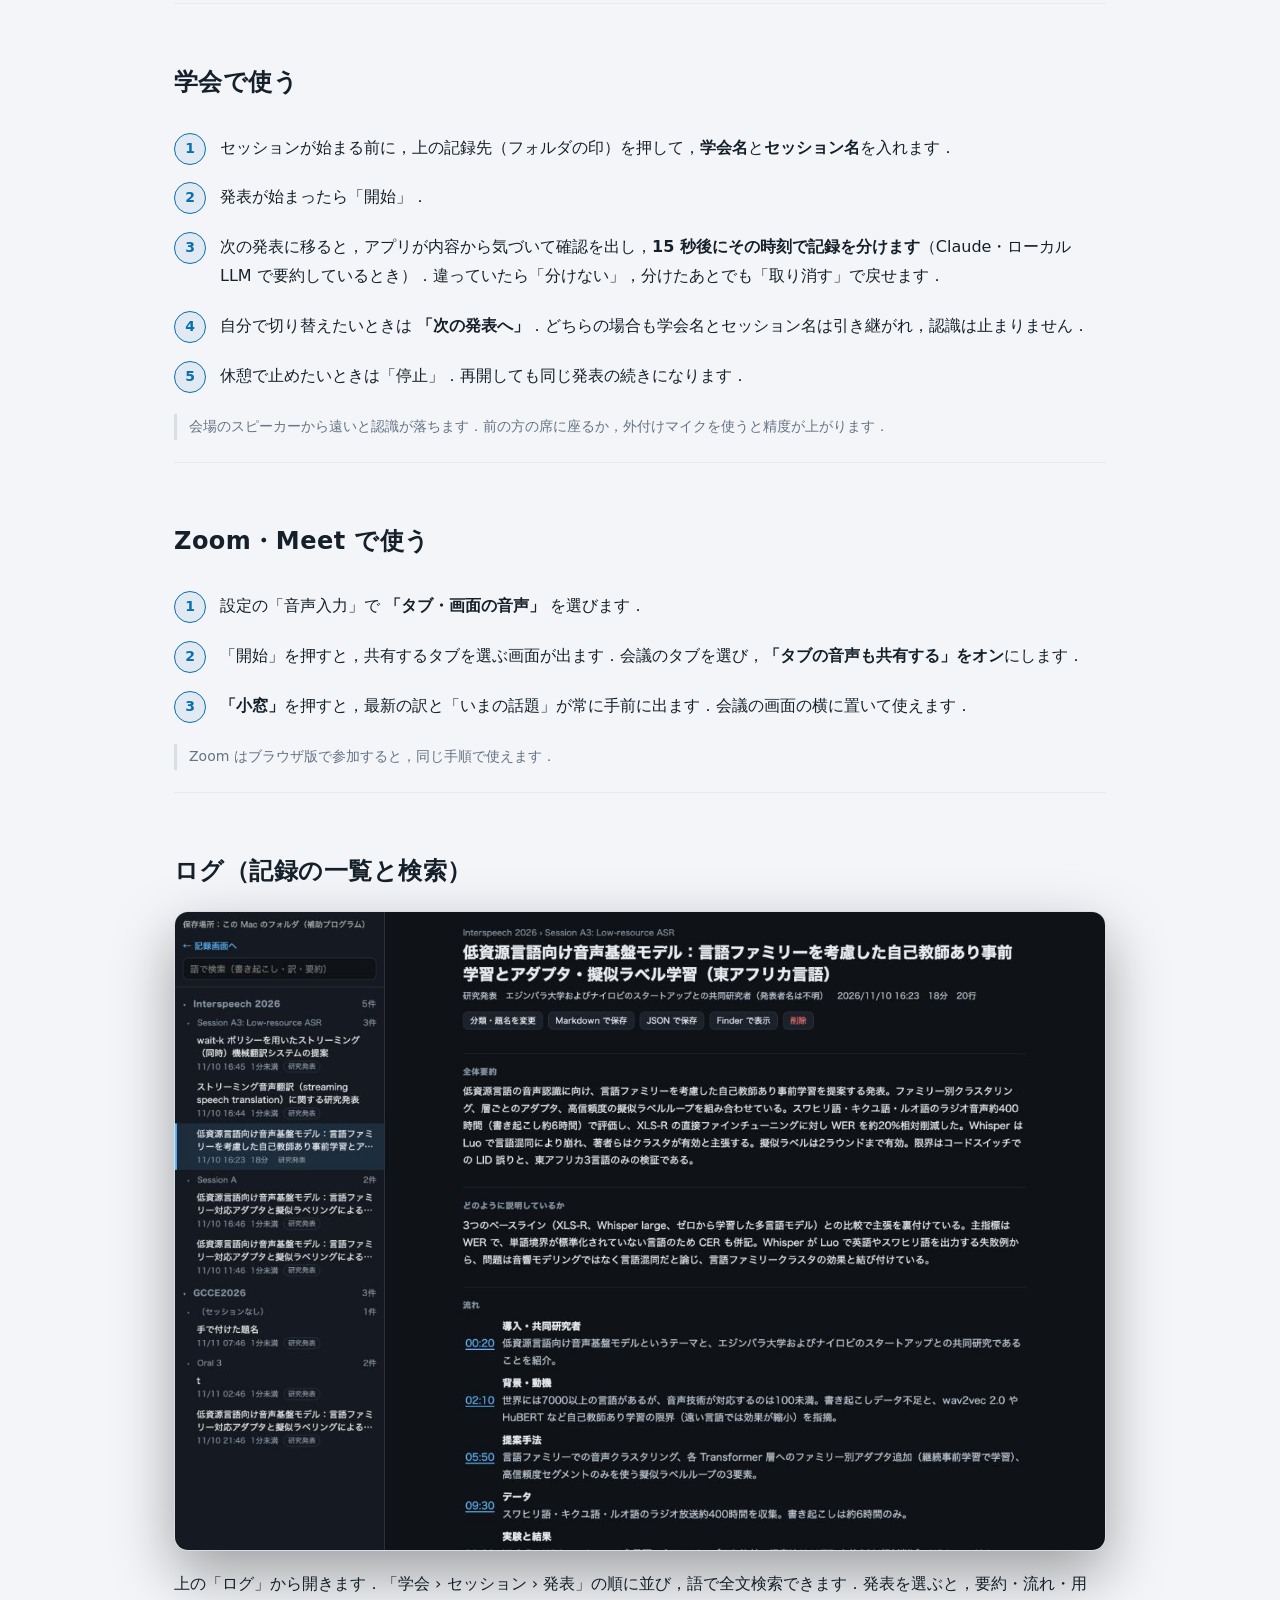
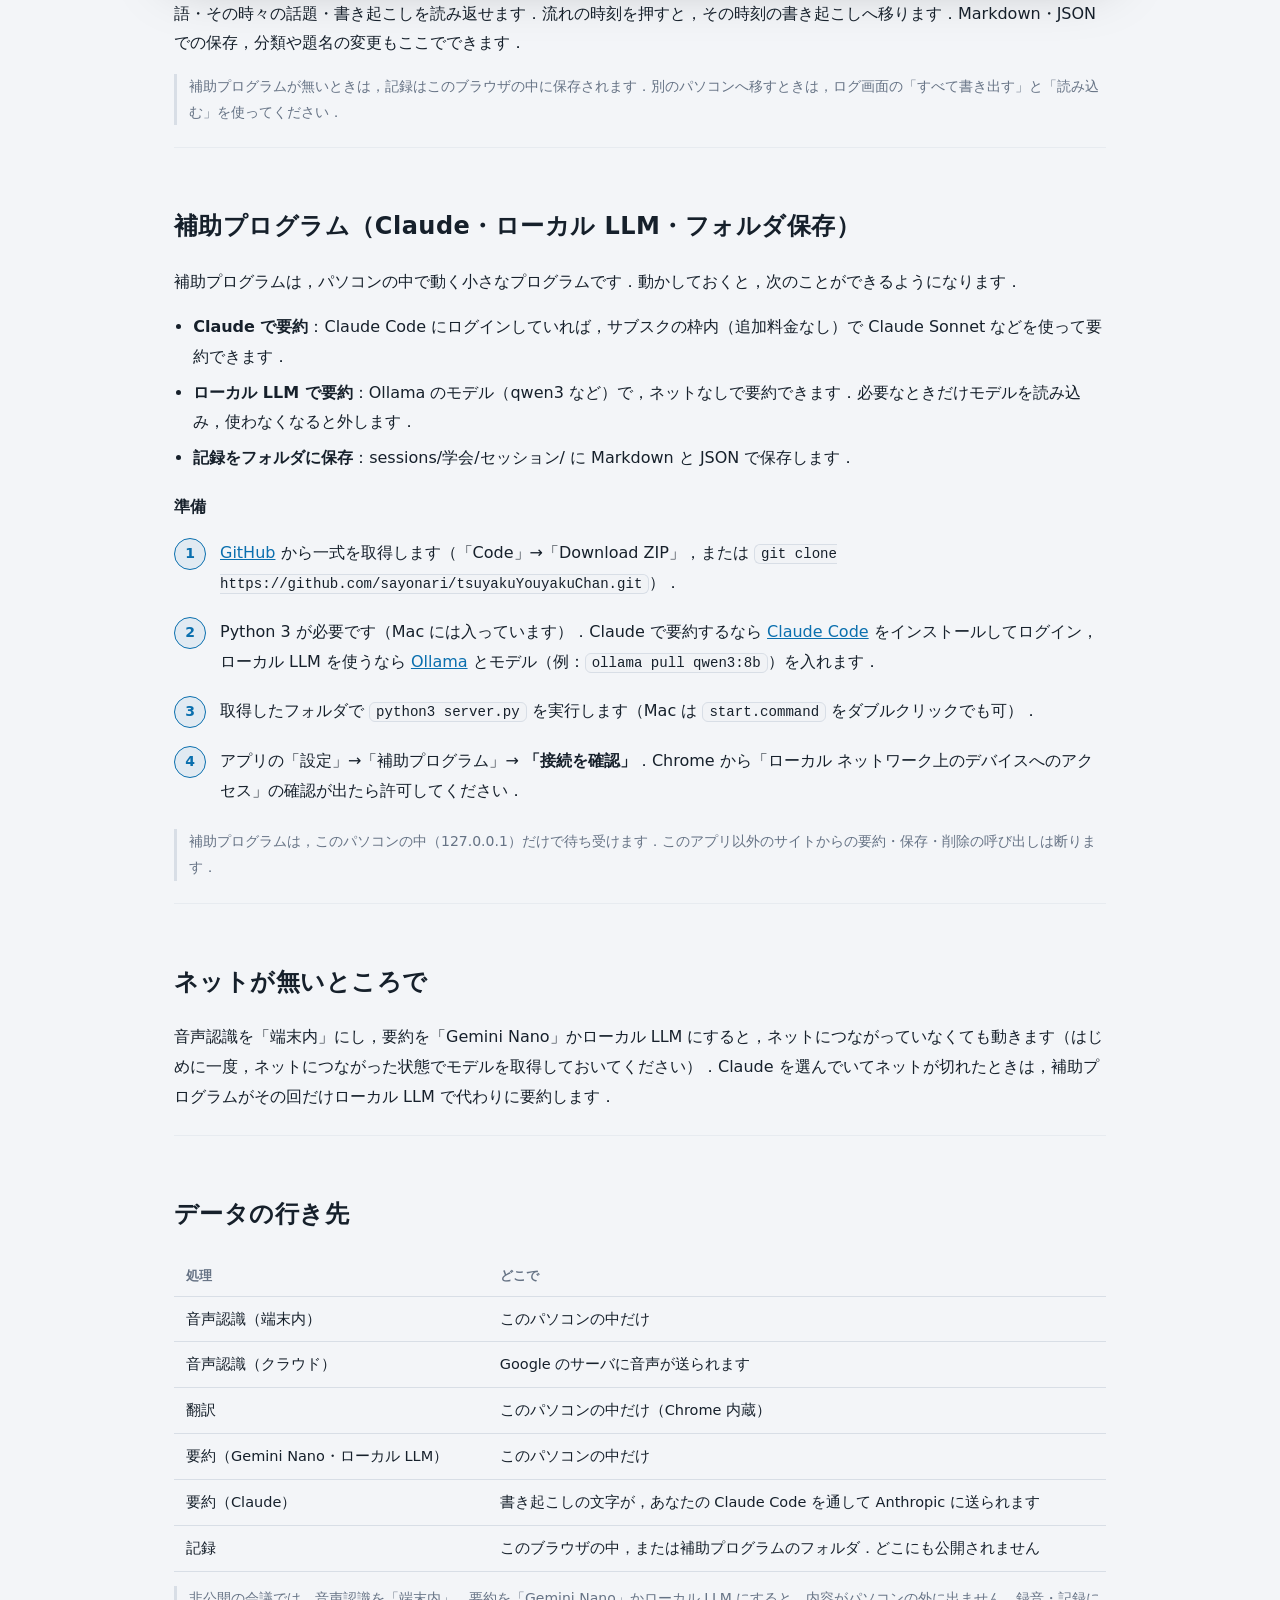
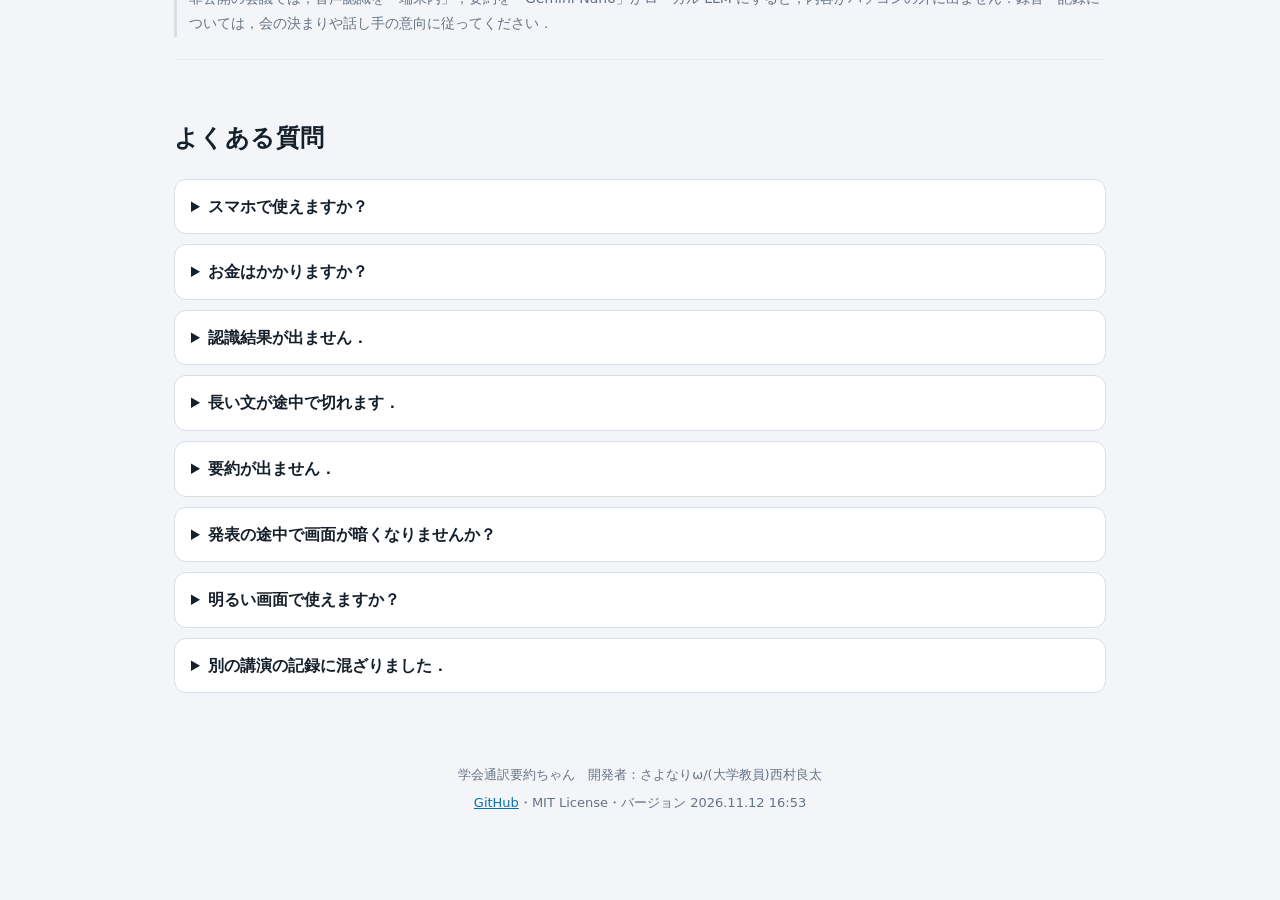
<file: guide.html>
<!doctype html>
<html lang="ja">
<head>
<meta charset="utf-8">
<meta name="viewport" content="width=device-width,initial-scale=1">
<meta name="color-scheme" content="light dark">
<title>説明書 - 学会通訳要約ちゃん</title>
<meta name="description" content="学会通訳要約ちゃんの使い方：講演・学会発表をその場で音声認識・翻訳・要約する無料の Web アプリ">
<link rel="icon" href="data:image/svg+xml,%3Csvg xmlns='http://www.w3.org/2000/svg' viewBox='0 0 32 32'%3E%3Crect width='32' height='32' rx='8' fill='%23131a22'/%3E%3Cpath d='M7 16h2M11 11v10M15 8v16M19 12v8M23 14v4' stroke='%2353c7f0' stroke-width='2.4' stroke-linecap='round'/%3E%3C/svg%3E">
<script src="assets/theme.js"></script>
<link rel="stylesheet" href="assets/guide.css">
</head>
<body>
<header class="top">
  <a class="brand" href="index.html"><span class="mark"><svg viewBox="0 0 32 32"><path d="M6 16h2.4M10.8 11v10M15.6 7.5v17M20.4 11.5v9M25.2 14v4" fill="none" stroke="currentColor" stroke-width="2.6" stroke-linecap="round"/></svg></span>学会通訳要約ちゃん</a>
  <nav>
    <a href="#movies">動画</a><a href="#start">はじめかた</a><a href="#screen">画面の見方</a><a href="#conf">学会で</a><a href="#online">Zoom・Meet</a><a href="#helper">補助プログラム</a><a href="#faq">よくある質問</a><a class="lang" href="guide-en.html" hreflang="en" lang="en">English</a>
    <a class="open" href="index.html">アプリを開く</a>
  </nav>
</header>

<main>
<section class="hero">
  <p class="kicker">説明書</p>
  <h1>聞きながら，<br>訳して，まとめる．</h1>
  <p class="lead">学会通訳要約ちゃんは，講演・学会発表・会議の話し言葉を，その場で<b>音声認識</b>し，<b>翻訳</b>し，<b>「いま何の話か」まで要約</b>する Web アプリです．<br>パソコン版の Google Chrome でページを開くだけで使えます．インストールも登録も要りません．</p>
  <div class="cta"><a class="btn primary" href="index.html">アプリを開く</a><a class="btn" href="#start">使い方を見る</a></div>
  <figure class="shot"><img src="assets/img/main.jpg" alt="アプリの画面：上に「いま話されていること」，左に訳と原文，右に要約" loading="lazy"></figure>
</section>

<section id="movies">
  <h2>動画で見る</h2>
  <div class="movies">
    <figure class="shot"><video controls preload="none" playsinline poster="assets/video/concept.jpg" src="assets/video/concept.mp4"></video><figcaption><b>どんな場面で使うか</b>（1 分 10 秒）　国際学会の会場，自宅でのオンライン聴講，日本語の発表の要約．会場と人物は AI で作った架空の映像，画面はアプリの実際の出力です．</figcaption></figure>
    <figure class="shot"><video controls preload="none" playsinline poster="assets/video/guide.jpg" src="assets/video/guide.mp4"></video><figcaption><b>使い方の説明</b>（3 分 53 秒）　開始から，訳・要約の見方，要約エンジンの選び方，学会での記録，ログまで．</figcaption></figure>
  </div>
  <p class="note">動画の画面は少し前の版です．いまの版は，要約を広く，書き起こしを小さく表示します．</p>
</section>

<section id="features">
  <h2>できること</h2>
  <div class="grid3">
    <div class="feat"><h3>音声認識</h3><p>Chrome に入っている音声認識で，話し言葉を文字にします．英語・日本語・中国語・韓国語など 20 以上の言語に対応．端末内で認識すれば，音声はパソコンの外に出ません．</p></div>
    <div class="feat"><h3>翻訳</h3><p>確定した文を，Chrome 内蔵の翻訳で訳します．話している途中の文も先に訳して出します．訳さずに原文だけ表示することもできます．</p></div>
    <div class="feat"><h3>発表ごとに記録を分ける</h3><p>要約のたびに，別の発表（会議なら別の議題）が始まっていないかを内容と時間から調べます．座長や進行役の言葉が無くても，話の中身で判断します．始まっていたら確認を出し，その時刻で記録を自動で分けます（取り消せます）．</p></div>
    <div class="feat"><h3>要約</h3><p>数十秒ごとに，いま話されていること・何の発表か・どう説明しているか・流れ・要点・用語・質問の候補をまとめ直します．</p></div>
    <div class="feat"><h3>学会向けの記録</h3><p>発表ごとに記録を分け，「学会 › セッション」で整理して保存します．「次の発表へ」で認識を止めずに切り替えられます．</p></div>
    <div class="feat"><h3>Zoom・Meet</h3><p>ブラウザのタブや画面の音声も認識できます．常に手前に出る「小窓」に，最新の訳と「いまの話題」を出せます．</p></div>
    <div class="feat"><h3>ログ</h3><p>これまでの記録を一覧・全文検索し，要約と書き起こしを読み返せます．Markdown と JSON で書き出せます．</p></div>
  </div>
</section>

<section id="start">
  <h2>はじめかた</h2>
  <ol class="steps">
    <li><b>パソコン版の Google Chrome でアプリを開きます．</b>Windows・Mac どちらでも使えます（Chrome は最新にしてください）．</li>
    <li><b>赤い「開始」ボタンを押します．</b>はじめてのときは，マイクの使用を許可してください．</li>
    <li><b>話が始まると，左に訳，上に「いま」，右に要約が出ます．</b>止めるときは「停止」．もう一度「開始」を押すと，同じ発表の記録の続きになります．</li>
  </ol>
  <p class="note">はじめて使うときは，Chrome が音声認識・翻訳・要約のモデルを自動で取得します（数分かかることがあります）．取得が終わるまでは，音声認識だけ Google のクラウドで行います．</p>
</section>

<section id="screen">
  <h2>画面の見方</h2>
  <figure class="shot"><img src="assets/img/main-numbered.jpg" alt="画面全体（①〜⑨は下の説明に対応）" loading="lazy"></figure>
  <dl class="parts">
    <dt>① 開始・停止と状態</dt><dd>赤いボタンで認識を始め・止めます．右側に認識の状態（端末内／クラウド・マイク／タブの音声），この発表の経過時間，入力の大きさが出ます．</dd>
    <dt>② 言語</dt><dd>「EN → JA」のように，話される言語と翻訳先を表します．押すと設定が開きます．</dd>
    <dt>③ 次の発表へ</dt><dd>今の発表の記録を閉じて，次の発表の記録を始めます．認識は止めません．押し間違えたときは，出てくる「取り消す」で元に戻せます．</dd>
    <dt>④ 記録先</dt><dd>この発表を保存する「学会 › セッション」です．押すと，学会名・セッション名・発表の題名を入力できます．</dd>
    <dt>⑤ 小窓・表示・ログ・説明書・設定</dt><dd>小窓は常に手前に出る小さな窓，表示は表示言語・配色（ライト／ダーク）・言語・文字の大きさ，ログは過去の記録の一覧です．</dd>
    <dt>⑥ いま</dt><dd>いま話されていることを 2 文ほどで示します．左上の印は全体の中の位置（導入・提案手法・実験 など），下の列はここまでの流れです．右上に要約の更新時刻と，要約に使っているエンジン（¥0 は追加料金なし）が出ます．</dd>
    <dt>⑦ 書き起こし</dt><dd>大きい字が訳，小さい字が原文です．左に青い線が付いた行が，いちばん新しい発言です．上へ戻って読んでいる間に新しい行が来ると，「最新へ」ボタンが出ます．</dd>
    <dt>⑧ 認識途中</dt><dd>話している途中の文です．確定すると上の書き起こしに移ります．</dd>
    <dt>⑨ 要約</dt><dd>何の発表か，どのように説明しているか，全体要約，質問するなら，流れ，要点，用語，の順に表示します．更新された項目には「更新」の印が付きます．</dd>
  </dl>
  <div class="grid2">
    <figure class="shot"><img src="assets/img/view.jpg" alt="表示メニュー" loading="lazy"><figcaption>表示：表示言語，配色（自動／ライト／ダーク），訳＋原文／訳だけ／原文だけ，文字の大きさ</figcaption></figure>
    <figure class="shot"><img src="assets/img/record.jpg" alt="記録先メニュー" loading="lazy"><figcaption>記録先：学会・セッション・題名</figcaption></figure>
  </div>
</section>

<section id="settings">
  <h2>設定</h2>
  <figure class="shot narrow"><img src="assets/img/settings.jpg" alt="設定画面" loading="lazy"></figure>
  <figure class="shot narrow"><img src="assets/img/settings-split.jpg" alt="設定画面：発表の切り替わり，要約の更新間隔" loading="lazy"><figcaption>設定の下のほう：発表の切り替わり，要約の更新間隔</figcaption></figure>
  <dl class="parts">
    <dt>音声入力</dt><dd>「マイク」は会場の講演をパソコンのマイクで聞くとき．「タブ・画面の音声」は Meet・Zoom（ブラウザ版）などのとき．</dd>
    <dt>言語</dt><dd>話される言語と翻訳先を選びます．日本語の発表で要約だけ欲しいときは，話される言語を「日本語」，翻訳先を「翻訳しない」にします．</dd>
    <dt>音声認識</dt><dd>「端末内」は音声をパソコンの外に出しません（オフラインでも動きます）．「クラウド」は Google のサーバで認識します．</dd>
    <dt>文の区切り方</dt><dd>「連続」は長い文も取りこぼしにくい設定です（おすすめ）．「1 文ごと」は確定が速い代わりに，長い文が途中で切れやすくなります．</dd>
    <dt>要約エンジン</dt><dd>何もインストールしなくても「Gemini Nano（Chrome 内蔵 AI）」で要約できます．補助プログラムがあれば，Claude（Sonnet・Haiku・Opus）やローカル LLM も選べます．</dd>
    <dt>発表の切り替わり</dt><dd>要約のたびに，別の発表（会議なら別の議題）が始まっていないかを調べ，始まっていたらその時刻で記録を分けます．「自動で分ける」は確認を出して 15 秒後に分けます．「確認してから分ける」「分けない」も選べます．発表 1 件の時間の目安を入れると，判定の手掛かりになります．Claude・ローカル LLM で要約しているときに働きます．</dd>
    <dt>要約の更新間隔</dt><dd>20 秒・40 秒・90 秒・手動から選びます．</dd>
  </dl>
</section>

<section id="conf">
  <h2>学会で使う</h2>
  <ol class="steps">
    <li>セッションが始まる前に，上の記録先（フォルダの印）を押して，<b>学会名</b>と<b>セッション名</b>を入れます．</li>
    <li>発表が始まったら「開始」．</li>
    <li>次の発表に移ると，アプリが内容から気づいて確認を出し，<b>15 秒後にその時刻で記録を分けます</b>（Claude・ローカル LLM で要約しているとき）．違っていたら「分けない」，分けたあとでも「取り消す」で戻せます．</li>
    <li>自分で切り替えたいときは <b>「次の発表へ」</b>．どちらの場合も学会名とセッション名は引き継がれ，認識は止まりません．</li>
    <li>休憩で止めたいときは「停止」．再開しても同じ発表の続きになります．</li>
  </ol>
  <p class="note">会場のスピーカーから遠いと認識が落ちます．前の方の席に座るか，外付けマイクを使うと精度が上がります．</p>
</section>

<section id="online">
  <h2>Zoom・Meet で使う</h2>
  <ol class="steps">
    <li>設定の「音声入力」で <b>「タブ・画面の音声」</b> を選びます．</li>
    <li>「開始」を押すと，共有するタブを選ぶ画面が出ます．会議のタブを選び，<b>「タブの音声も共有する」をオン</b>にします．</li>
    <li><b>「小窓」</b>を押すと，最新の訳と「いまの話題」が常に手前に出ます．会議の画面の横に置いて使えます．</li>
  </ol>
  <p class="note">Zoom はブラウザ版で参加すると，同じ手順で使えます．</p>
</section>

<section id="logs">
  <h2>ログ（記録の一覧と検索）</h2>
  <figure class="shot"><img src="assets/img/logs.jpg" alt="ログ画面" loading="lazy"></figure>
  <p>上の「ログ」から開きます．「学会 › セッション › 発表」の順に並び，語で全文検索できます．発表を選ぶと，要約・流れ・用語・その時々の話題・書き起こしを読み返せます．流れの時刻を押すと，その時刻の書き起こしへ移ります．Markdown・JSON での保存，分類や題名の変更もここでできます．</p>
  <p class="note">補助プログラムが無いときは，記録はこのブラウザの中に保存されます．別のパソコンへ移すときは，ログ画面の「すべて書き出す」と「読み込む」を使ってください．</p>
</section>

<section id="helper">
  <h2>補助プログラム（Claude・ローカル LLM・フォルダ保存）</h2>
  <p>補助プログラムは，パソコンの中で動く小さなプログラムです．動かしておくと，次のことができるようになります．</p>
  <ul class="checks">
    <li><b>Claude で要約</b>：Claude Code にログインしていれば，サブスクの枠内（追加料金なし）で Claude Sonnet などを使って要約できます．</li>
    <li><b>ローカル LLM で要約</b>：Ollama のモデル（qwen3 など）で，ネットなしで要約できます．必要なときだけモデルを読み込み，使わなくなると外します．</li>
    <li><b>記録をフォルダに保存</b>：sessions/学会/セッション/ に Markdown と JSON で保存します．</li>
  </ul>
  <h3>準備</h3>
  <ol class="steps">
    <li><a href="https://github.com/sayonari/tsuyakuYouyakuChan">GitHub</a> から一式を取得します（「Code」→「Download ZIP」，または <code>git clone https://github.com/sayonari/tsuyakuYouyakuChan.git</code>）．</li>
    <li>Python 3 が必要です（Mac には入っています）．Claude で要約するなら <a href="https://claude.com/claude-code">Claude Code</a> をインストールしてログイン，ローカル LLM を使うなら <a href="https://ollama.com/">Ollama</a> とモデル（例：<code>ollama pull qwen3:8b</code>）を入れます．</li>
    <li>取得したフォルダで <code>python3 server.py</code> を実行します（Mac は <code>start.command</code> をダブルクリックでも可）．</li>
    <li>アプリの「設定」→「補助プログラム」→ <b>「接続を確認」</b>．Chrome から「ローカル ネットワーク上のデバイスへのアクセス」の確認が出たら許可してください．</li>
  </ol>
  <p class="note">補助プログラムは，このパソコンの中（127.0.0.1）だけで待ち受けます．このアプリ以外のサイトからの要約・保存・削除の呼び出しは断ります．</p>
</section>

<section id="offline">
  <h2>ネットが無いところで</h2>
  <p>音声認識を「端末内」にし，要約を「Gemini Nano」かローカル LLM にすると，ネットにつながっていなくても動きます（はじめに一度，ネットにつながった状態でモデルを取得しておいてください）．Claude を選んでいてネットが切れたときは，補助プログラムがその回だけローカル LLM で代わりに要約します．</p>
</section>

<section id="privacy">
  <h2>データの行き先</h2>
  <table class="where">
    <thead><tr><th>処理</th><th>どこで</th></tr></thead>
    <tbody>
      <tr><td>音声認識（端末内）</td><td>このパソコンの中だけ</td></tr>
      <tr><td>音声認識（クラウド）</td><td>Google のサーバに音声が送られます</td></tr>
      <tr><td>翻訳</td><td>このパソコンの中だけ（Chrome 内蔵）</td></tr>
      <tr><td>要約（Gemini Nano・ローカル LLM）</td><td>このパソコンの中だけ</td></tr>
      <tr><td>要約（Claude）</td><td>書き起こしの文字が，あなたの Claude Code を通して Anthropic に送られます</td></tr>
      <tr><td>記録</td><td>このブラウザの中，または補助プログラムのフォルダ．どこにも公開されません</td></tr>
    </tbody>
  </table>
  <p class="note">非公開の会議では，音声認識を「端末内」，要約を「Gemini Nano」かローカル LLM にすると，内容がパソコンの外に出ません．録音・記録については，会の決まりや話し手の意向に従ってください．</p>
</section>

<section id="faq">
  <h2>よくある質問</h2>
  <details><summary>スマホで使えますか？</summary><p>今はパソコン版の Google Chrome だけです．Chrome の内蔵翻訳と内蔵 AI が，スマホ版にはまだ無いためです．</p></details>
  <details><summary>お金はかかりますか？</summary><p>アプリは無料です．Chrome の音声認識・翻訳・Gemini Nano も無料です．Claude で要約するときは，あなたの Claude のサブスクの枠を使います（API キーで動かしている場合は従量課金になります．設定の要約エンジンに「従量課金」と出ます）．</p></details>
  <details><summary>認識結果が出ません．</summary><p>マイクが許可されているか，入力の大きさ（開始ボタンの右のバー）が動いているかを確かめてください．端末内の認識で結果が出ないときは，設定の「音声認識」をクラウドにすると直ることがあります．</p></details>
  <details><summary>長い文が途中で切れます．</summary><p>設定の「文の区切り方」を「連続」にしてください．短い断片は，直前の行につなげて訳し直します．</p></details>
  <details><summary>要約が出ません．</summary><p>右上の要約エンジンの表示を見てください．Claude やローカル LLM は補助プログラムが必要です．Gemini Nano は，はじめにモデルの取得が必要です（Chrome が自動で行います）．</p></details>
  <details><summary>発表の途中で画面が暗くなりませんか？</summary><p>認識中は，このページが表示されている間，画面がスリープしないようにしています（停止すると元に戻ります）．別のタブやアプリを前に出したとき，PC の蓋を閉じたときは，OS の設定どおりにスリープします．</p></details>
  <details><summary>明るい画面で使えますか？</summary><p>「表示」の「配色」でライトを選んでください．「自動」は OS の設定に合わせます．</p></details>
  <details><summary>別の講演の記録に混ざりました．</summary><p>「停止→開始」は同じ発表の続きです．別の発表にするときは「次の発表へ」を押してください．ログ画面で分類や題名を直せます．</p></details>
</section>

<footer class="foot">
  <p>学会通訳要約ちゃん　開発者：さよなりω/(大学教員)西村良太</p>
  <p><a href="https://github.com/sayonari/tsuyakuYouyakuChan">GitHub</a>・MIT License・バージョン <span data-version></span></p>
</footer>
</main>
<script src="assets/version.js"></script>
</body>
</html>
</file>
<file: assets/guide.css>
/* 学会通訳要約ちゃん — 説明書 */
:root {
  color-scheme: dark;
  --bg: #0b0e12; --surface: #12161c; --surface-2: #181d25; --line: #262e39; --line-soft: #1c232c;
  --fg: #e2e7ed; --fg-2: #b2bcc8; --muted: #7f8b9a;
  --accent: #53c7f0; --accent-ink: #032231; --accent-soft: rgba(83, 199, 240, .12); --rec: #ff5a5f;
  --font-ui: "Avenir Next", "Hiragino Sans", "Hiragino Kaku Gothic ProN", "Noto Sans JP", system-ui, sans-serif;
  --font-mono: "SF Mono", ui-monospace, Menlo, Consolas, monospace;
}
:root[data-theme="light"] {
    color-scheme: light;
    --bg: #f3f5f8; --surface: #ffffff; --surface-2: #f1f3f6; --line: #d8dee6; --line-soft: #e7ebf0;
    --fg: #16202b; --fg-2: #3a4655; --muted: #667385;
    --accent: #0a6fae; --accent-ink: #ffffff; --accent-soft: rgba(10, 111, 174, .08); --rec: #d93a3f;
  }
@media (prefers-color-scheme: light) {
  :root:not([data-theme="dark"]) {
    color-scheme: light;
    --bg: #f3f5f8; --surface: #ffffff; --surface-2: #f1f3f6; --line: #d8dee6; --line-soft: #e7ebf0;
    --fg: #16202b; --fg-2: #3a4655; --muted: #667385;
    --accent: #0a6fae; --accent-ink: #ffffff; --accent-soft: rgba(10, 111, 174, .08); --rec: #d93a3f;
  }
}
* { box-sizing: border-box; }
html { scroll-behavior: smooth; scroll-padding-top: 76px; }
body { margin: 0; background: var(--bg); color: var(--fg); font-family: var(--font-ui); line-height: 1.85; -webkit-font-smoothing: antialiased; }
a { color: var(--accent); }
code { font-family: var(--font-mono); font-size: .88em; background: var(--surface-2); border: 1px solid var(--line); border-radius: 6px; padding: 1px 6px; }

.top { position: sticky; top: 0; z-index: 10; display: flex; align-items: center; gap: 18px; height: 60px; padding: 0 22px;
  background: color-mix(in srgb, var(--surface) 88%, transparent); backdrop-filter: blur(10px); border-bottom: 1px solid var(--line); }
.brand { display: flex; align-items: center; gap: 10px; color: var(--fg); text-decoration: none; font-weight: 700; font-size: 14.5px; white-space: nowrap; }
.mark { display: grid; place-items: center; width: 30px; height: 30px; border-radius: 9px; color: var(--accent);
  background: linear-gradient(140deg, #1d4f66, #0e2633); box-shadow: inset 0 0 0 1px rgba(83, 199, 240, .35); }
.mark svg { width: 22px; height: 22px; }
.top nav { display: flex; align-items: center; gap: 4px; margin-left: auto; overflow-x: auto; }
.top nav a { color: var(--fg-2); text-decoration: none; font-size: 13px; font-weight: 600; padding: 6px 10px; border-radius: 8px; white-space: nowrap; }
.top nav a:hover { background: var(--surface-2); color: var(--fg); }
.top nav a.open { background: var(--rec); color: #fff; margin-left: 6px; }
.top nav a.lang { border: 1px solid var(--line); margin-left: 6px; }

main { max-width: 980px; margin: 0 auto; padding: 0 24px 80px; }
section { padding: 56px 0 8px; }
section + section { border-top: 1px solid var(--line-soft); }
h2 { font-size: 24px; margin: 0 0 18px; letter-spacing: .02em; }
h3 { font-size: 16px; margin: 20px 0 6px; }

.hero { text-align: center; padding-top: 72px; }
.kicker { color: var(--accent); font-weight: 800; letter-spacing: .2em; font-size: 12.5px; margin: 0; }
.hero h1 { font-size: clamp(34px, 6vw, 56px); line-height: 1.25; margin: 10px 0 18px; letter-spacing: .02em; }
.lead { color: var(--fg-2); font-size: 16px; max-width: 40em; margin: 0 auto; }
.cta { display: flex; gap: 12px; justify-content: center; margin: 26px 0 34px; }
.btn { display: inline-flex; align-items: center; height: 44px; padding: 0 22px; border-radius: 12px; font-weight: 700; text-decoration: none;
  color: var(--fg); background: var(--surface-2); border: 1px solid var(--line); }
.btn.primary { background: var(--rec); border-color: var(--rec); color: #fff; }

.shot { margin: 18px 0; border-radius: 14px; overflow: hidden; border: 1px solid var(--line); box-shadow: 0 24px 60px rgba(0, 0, 0, .35); background: var(--surface); }
.shot img { display: block; width: 100%; height: auto; }
.shot video { display: block; width: 100%; height: auto; aspect-ratio: 16 / 9; background: #000; }
.movies { display: grid; grid-template-columns: repeat(auto-fit, minmax(min(100%, 420px), 1fr)); gap: 18px; align-items: start; }
.movies .shot { margin: 0; }
.shot figcaption { font-size: 13px; color: var(--muted); padding: 8px 14px; border-top: 1px solid var(--line-soft); }
.shot.narrow { max-width: 760px; margin-left: auto; margin-right: auto; }

.grid3 { display: grid; grid-template-columns: repeat(3, 1fr); gap: 14px; }
.grid2 { display: grid; grid-template-columns: repeat(2, 1fr); gap: 14px; }
.feat { padding: 18px 18px 14px; border-radius: 14px; background: var(--surface); border: 1px solid var(--line); }
.feat h3 { margin: 0 0 6px; color: var(--accent); font-size: 15px; }
.feat p { margin: 0; color: var(--fg-2); font-size: 14px; line-height: 1.75; }

.steps { counter-reset: s; list-style: none; padding: 0; margin: 0; }
.steps li { counter-increment: s; position: relative; padding: 10px 0 10px 46px; }
.steps li::before { content: counter(s); position: absolute; left: 0; top: 10px; width: 30px; height: 30px; border-radius: 50%;
  display: grid; place-items: center; background: var(--accent-soft); color: var(--accent); font-weight: 800; font-size: 14px; border: 1px solid var(--accent); }
.note { color: var(--muted); font-size: 14px; border-left: 3px solid var(--line); padding-left: 12px; }
.parts { display: grid; grid-template-columns: 13em 1fr; gap: 10px 20px; margin: 18px 0; }
.parts dt { font-weight: 700; }
.parts dd { margin: 0; color: var(--fg-2); }
.checks { padding-left: 1.2em; }
.checks li { margin: 6px 0; }
.where { width: 100%; border-collapse: collapse; font-size: 14.5px; }
.where th, .where td { text-align: left; padding: 9px 12px; border-bottom: 1px solid var(--line); }
.where th { color: var(--muted); font-size: 12.5px; }
details { border: 1px solid var(--line); border-radius: 12px; padding: 4px 16px; margin: 10px 0; background: var(--surface); }
summary { cursor: pointer; font-weight: 700; padding: 8px 0; }
details p { margin: 0 0 12px; color: var(--fg-2); }
.foot { text-align: center; color: var(--muted); font-size: 13px; padding: 48px 0 0; }
.foot p { margin: 4px 0; }

@media (max-width: 760px) {
  .grid3, .grid2 { grid-template-columns: 1fr; }
  .parts { grid-template-columns: 1fr; }
  .top nav a:not(.open):not(.lang) { display: none; }
}
</file>
